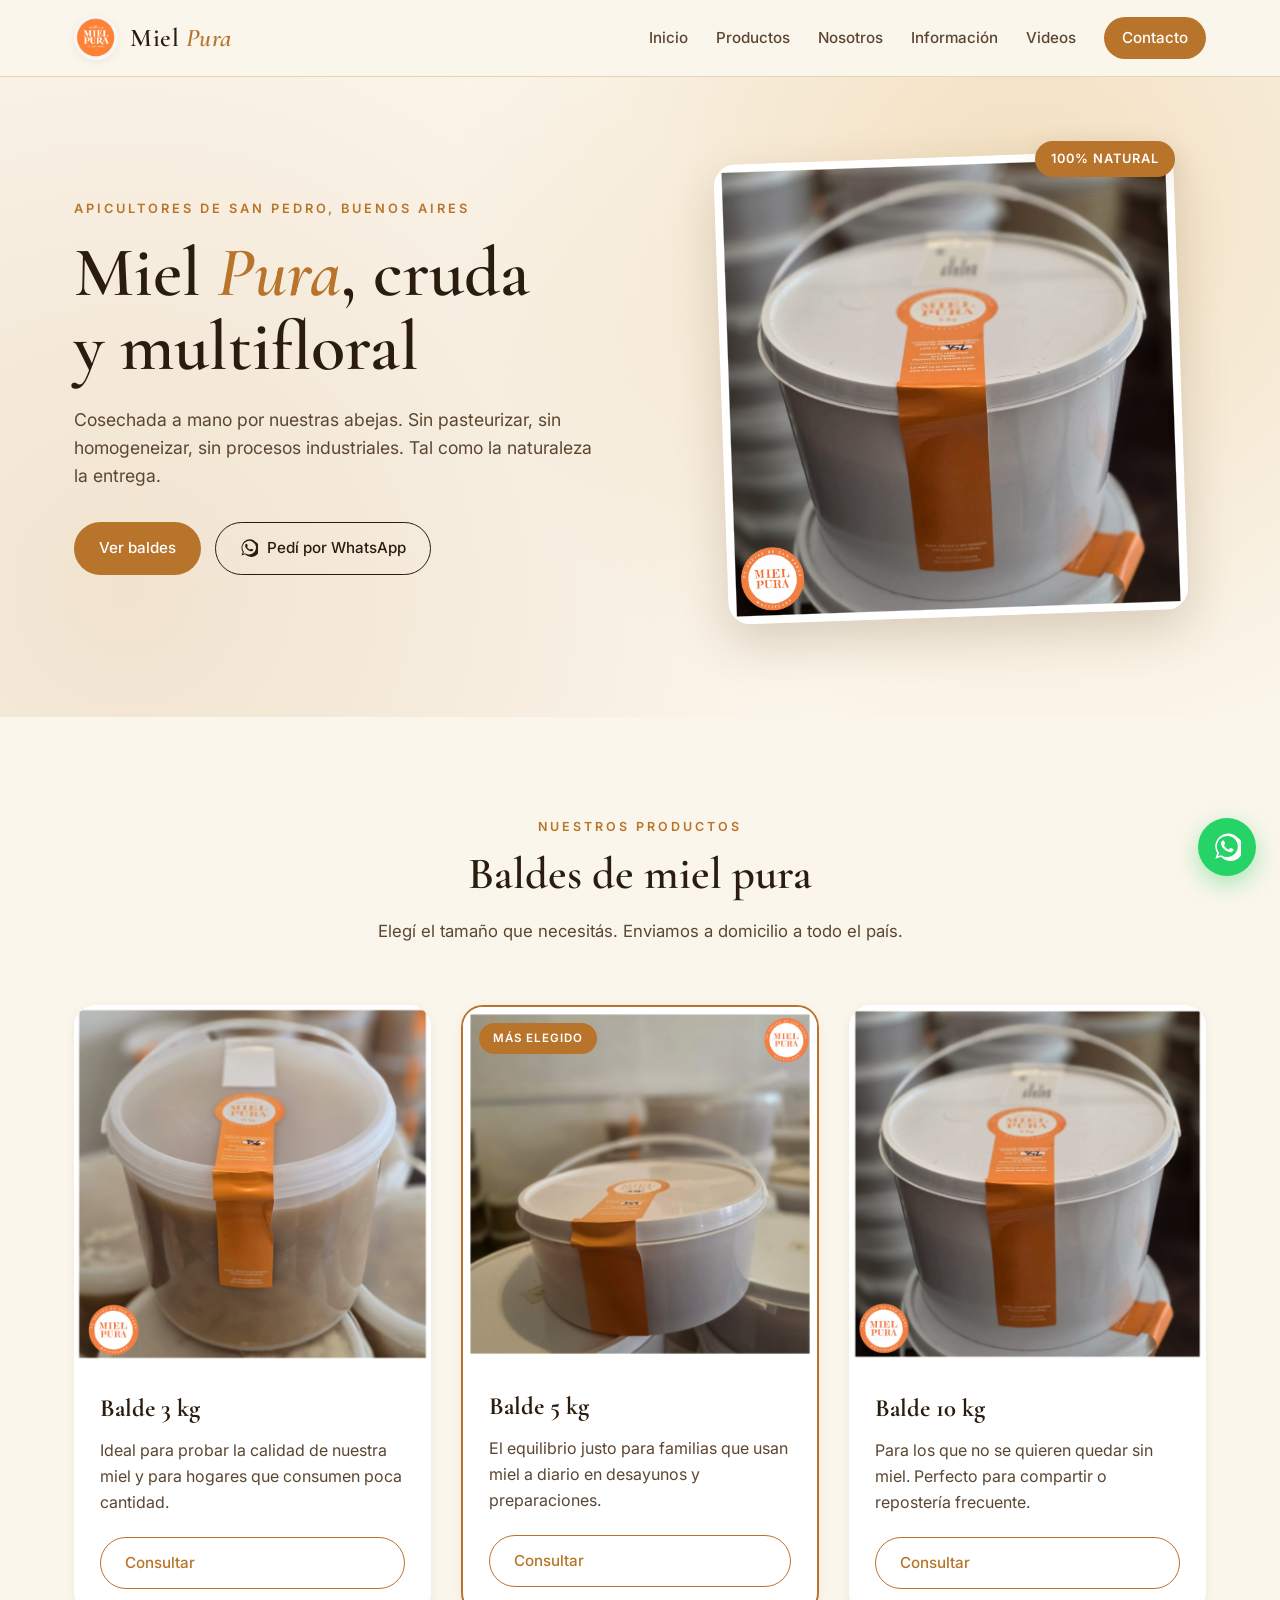
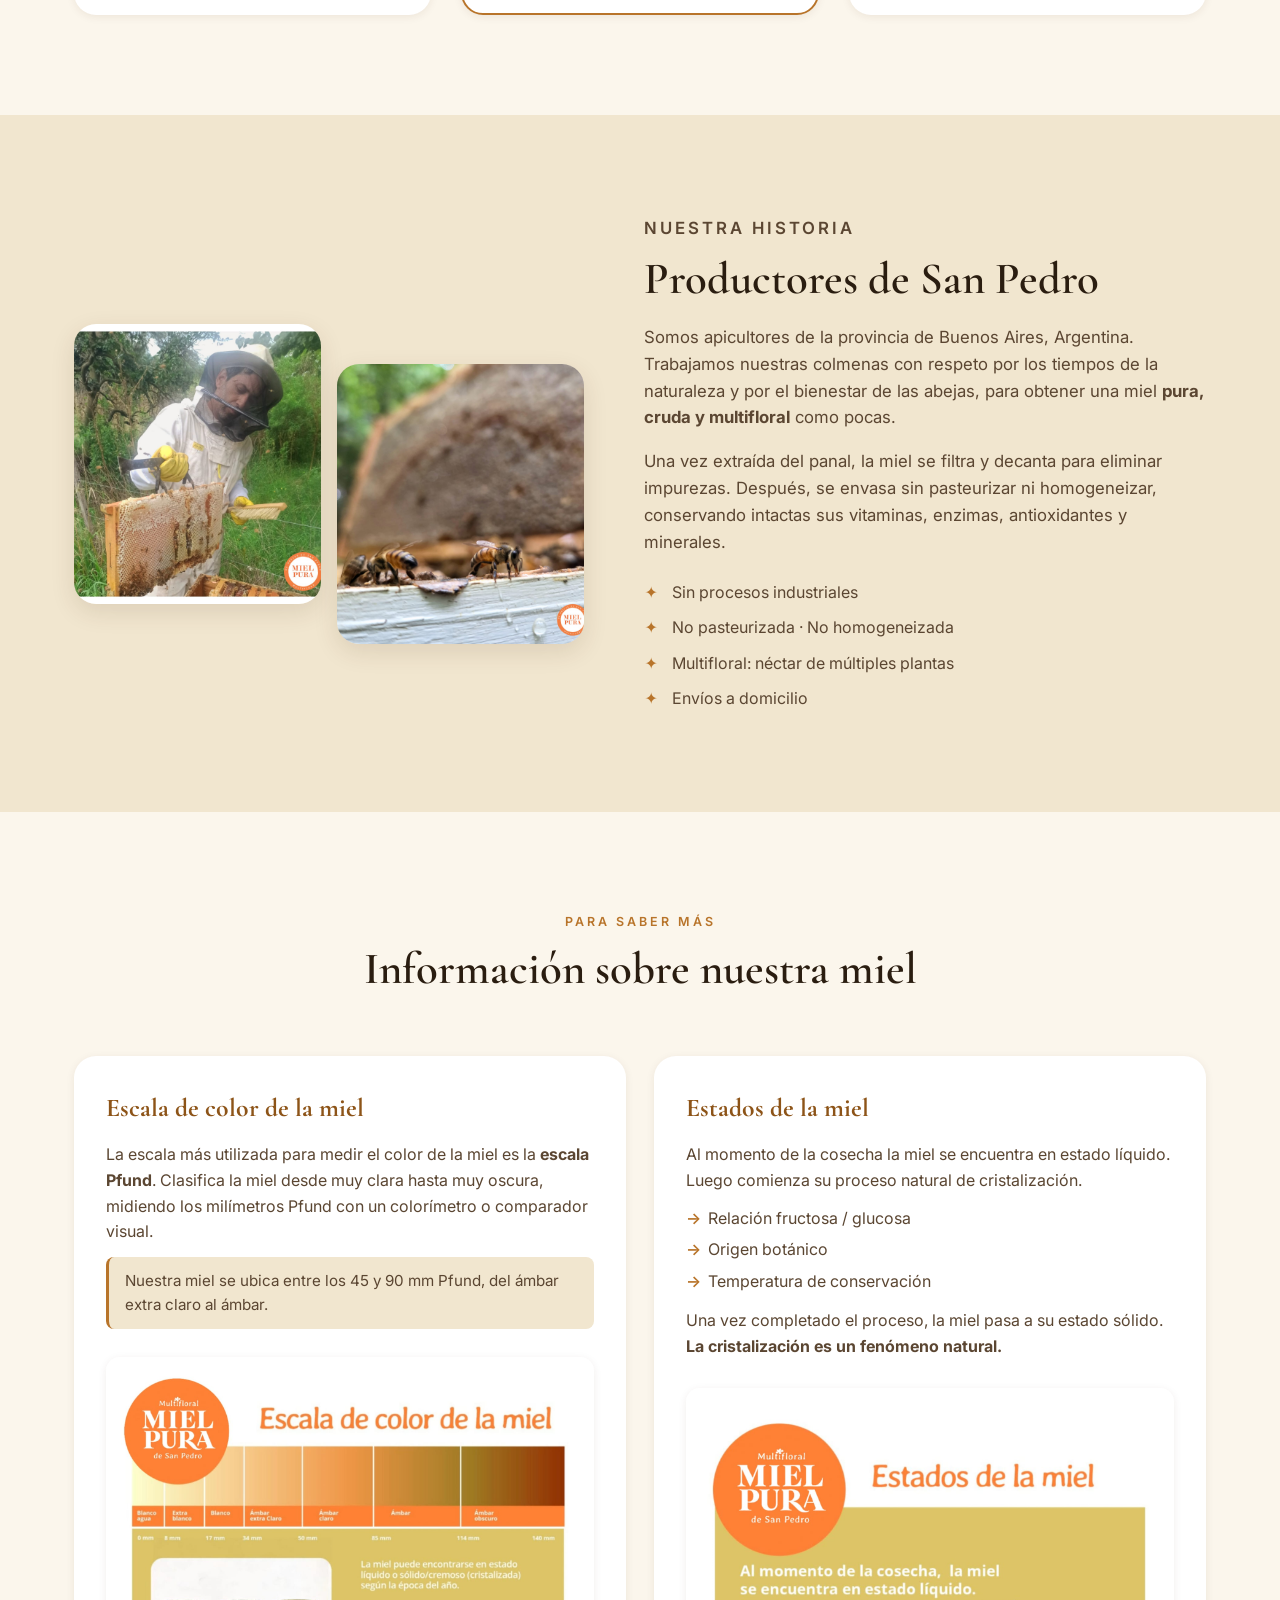
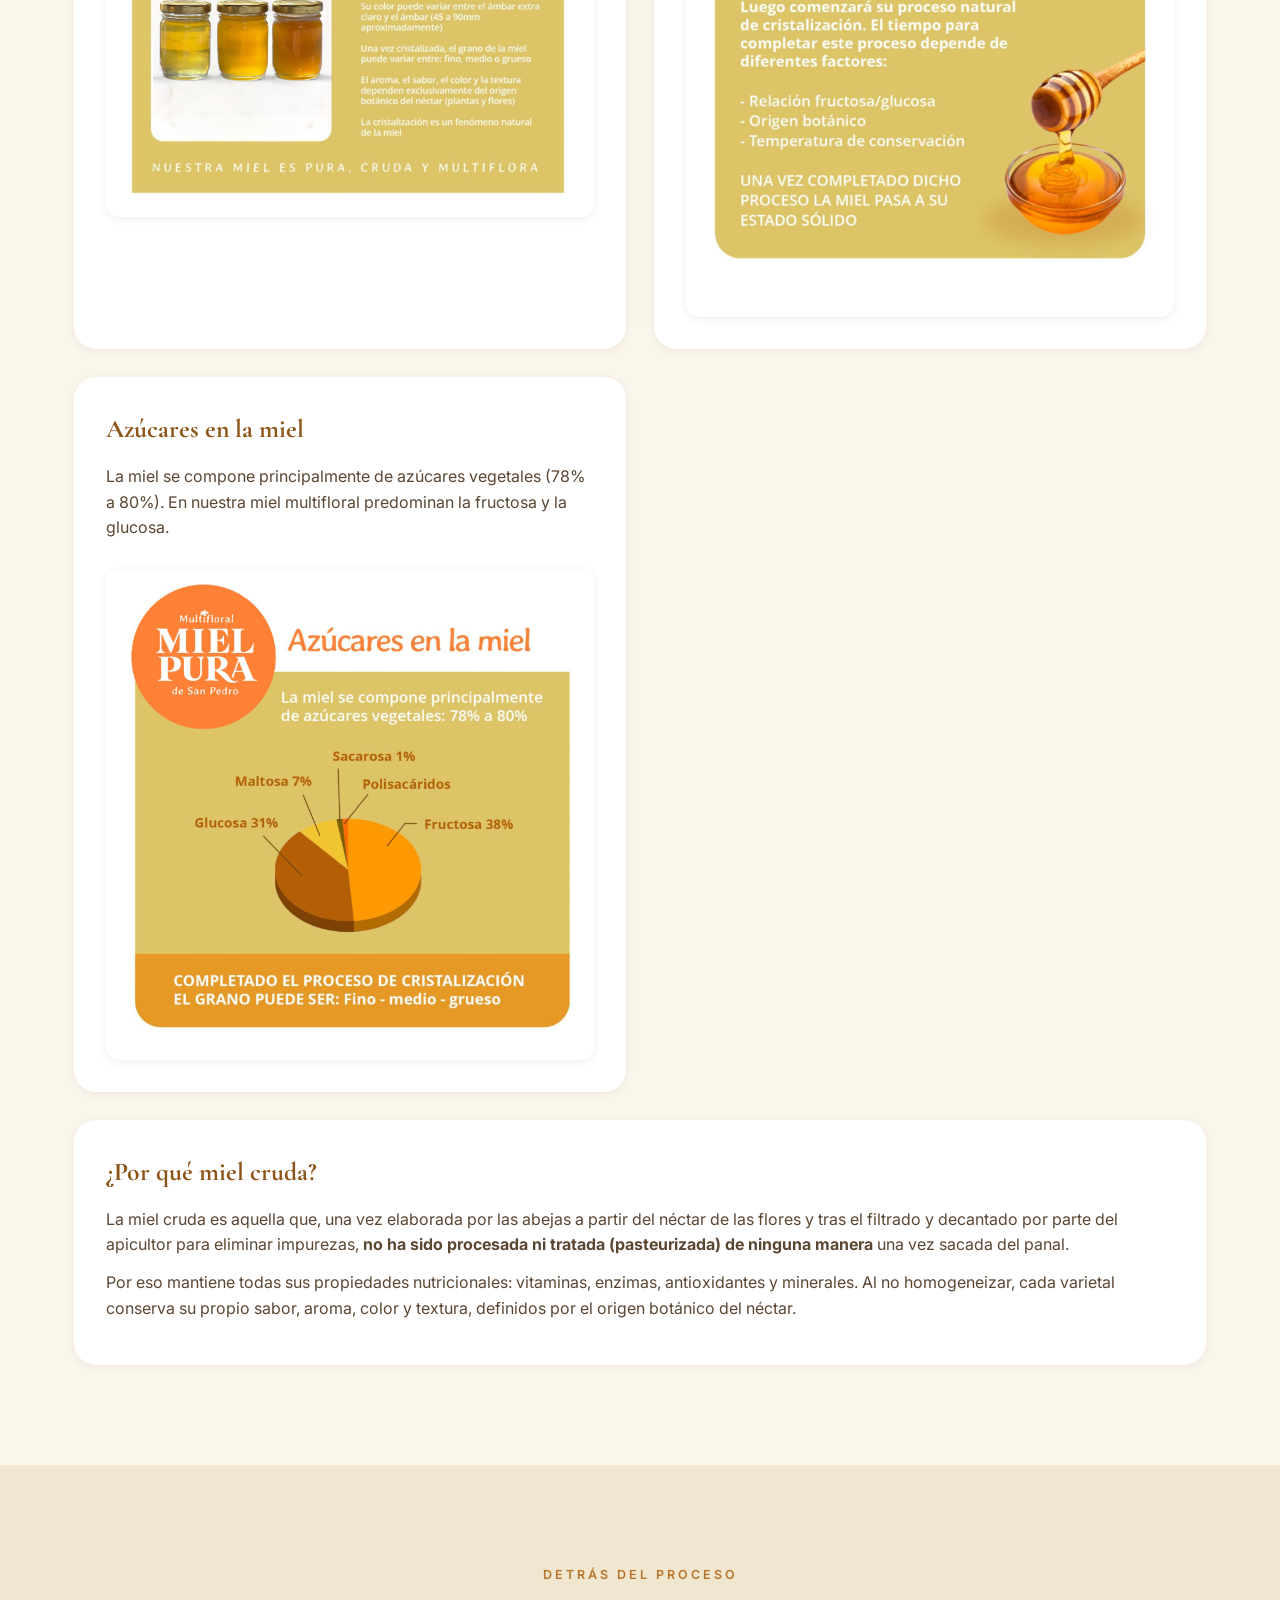
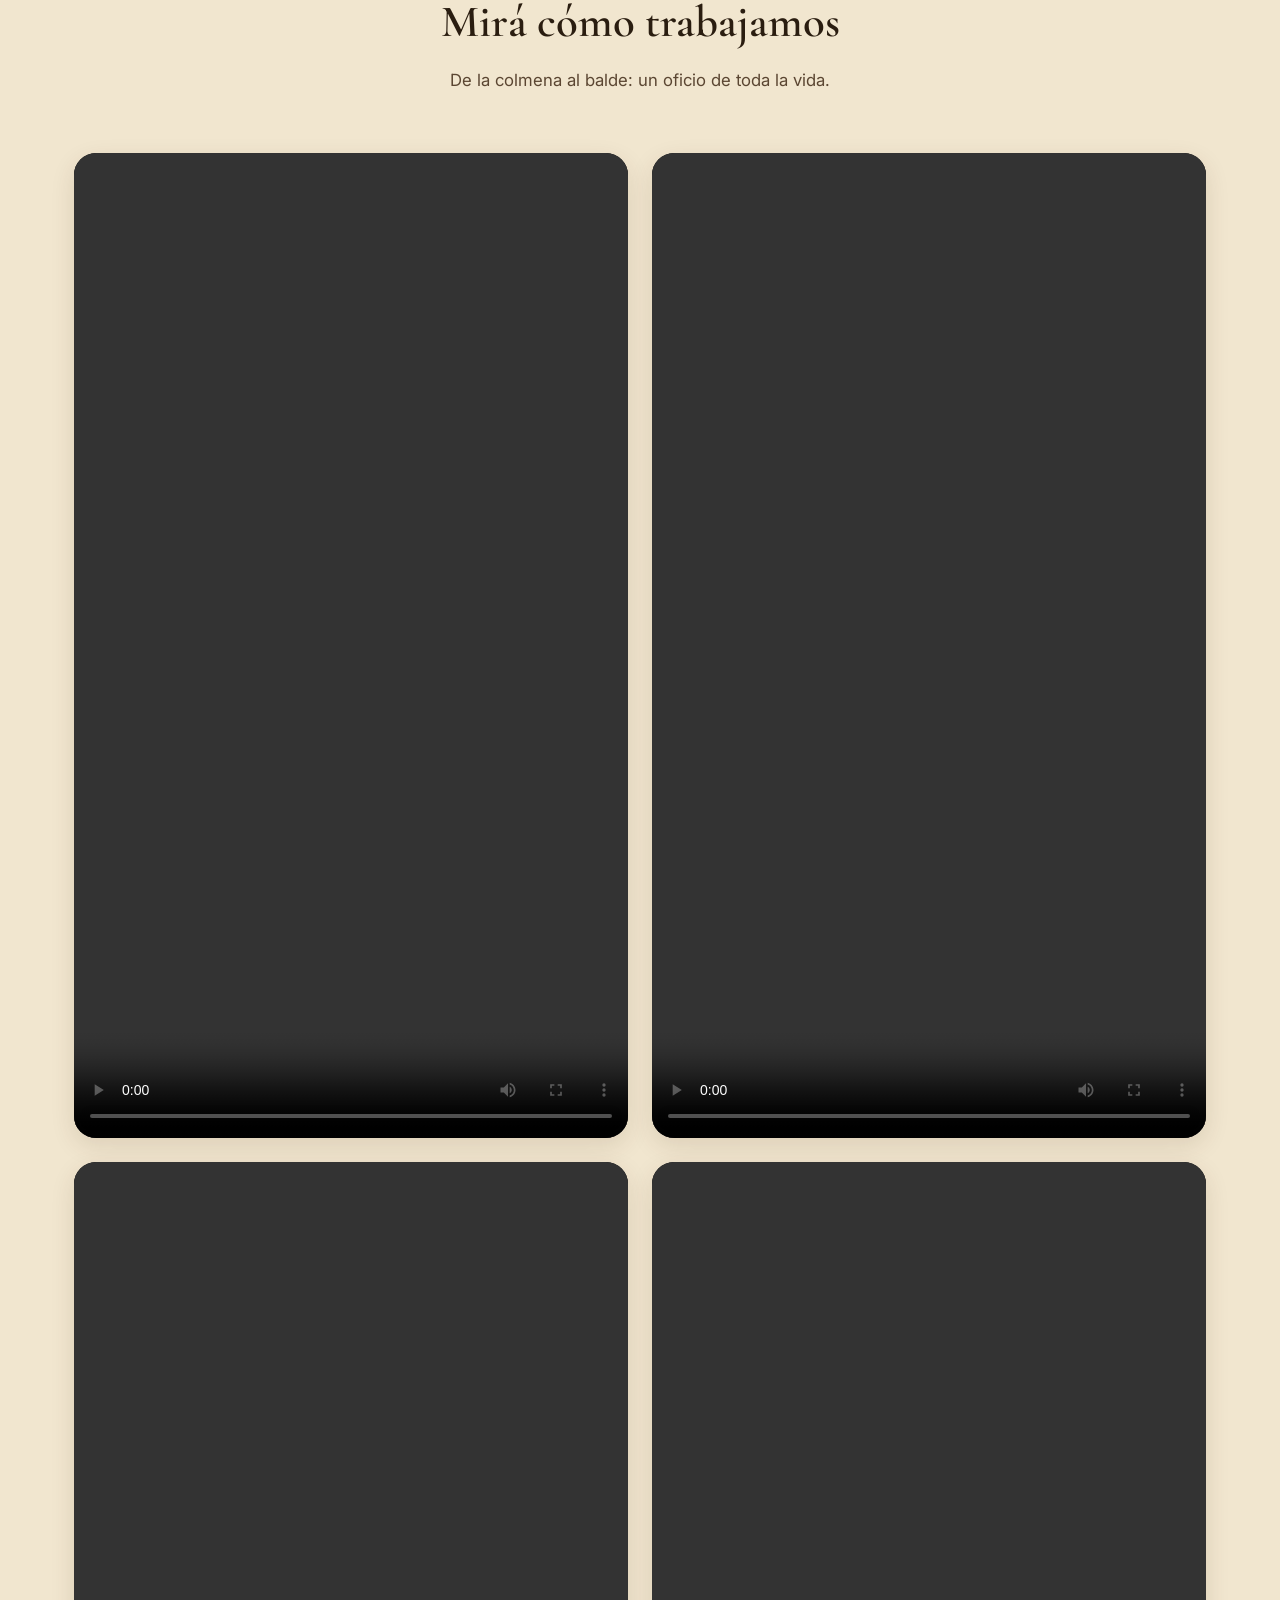
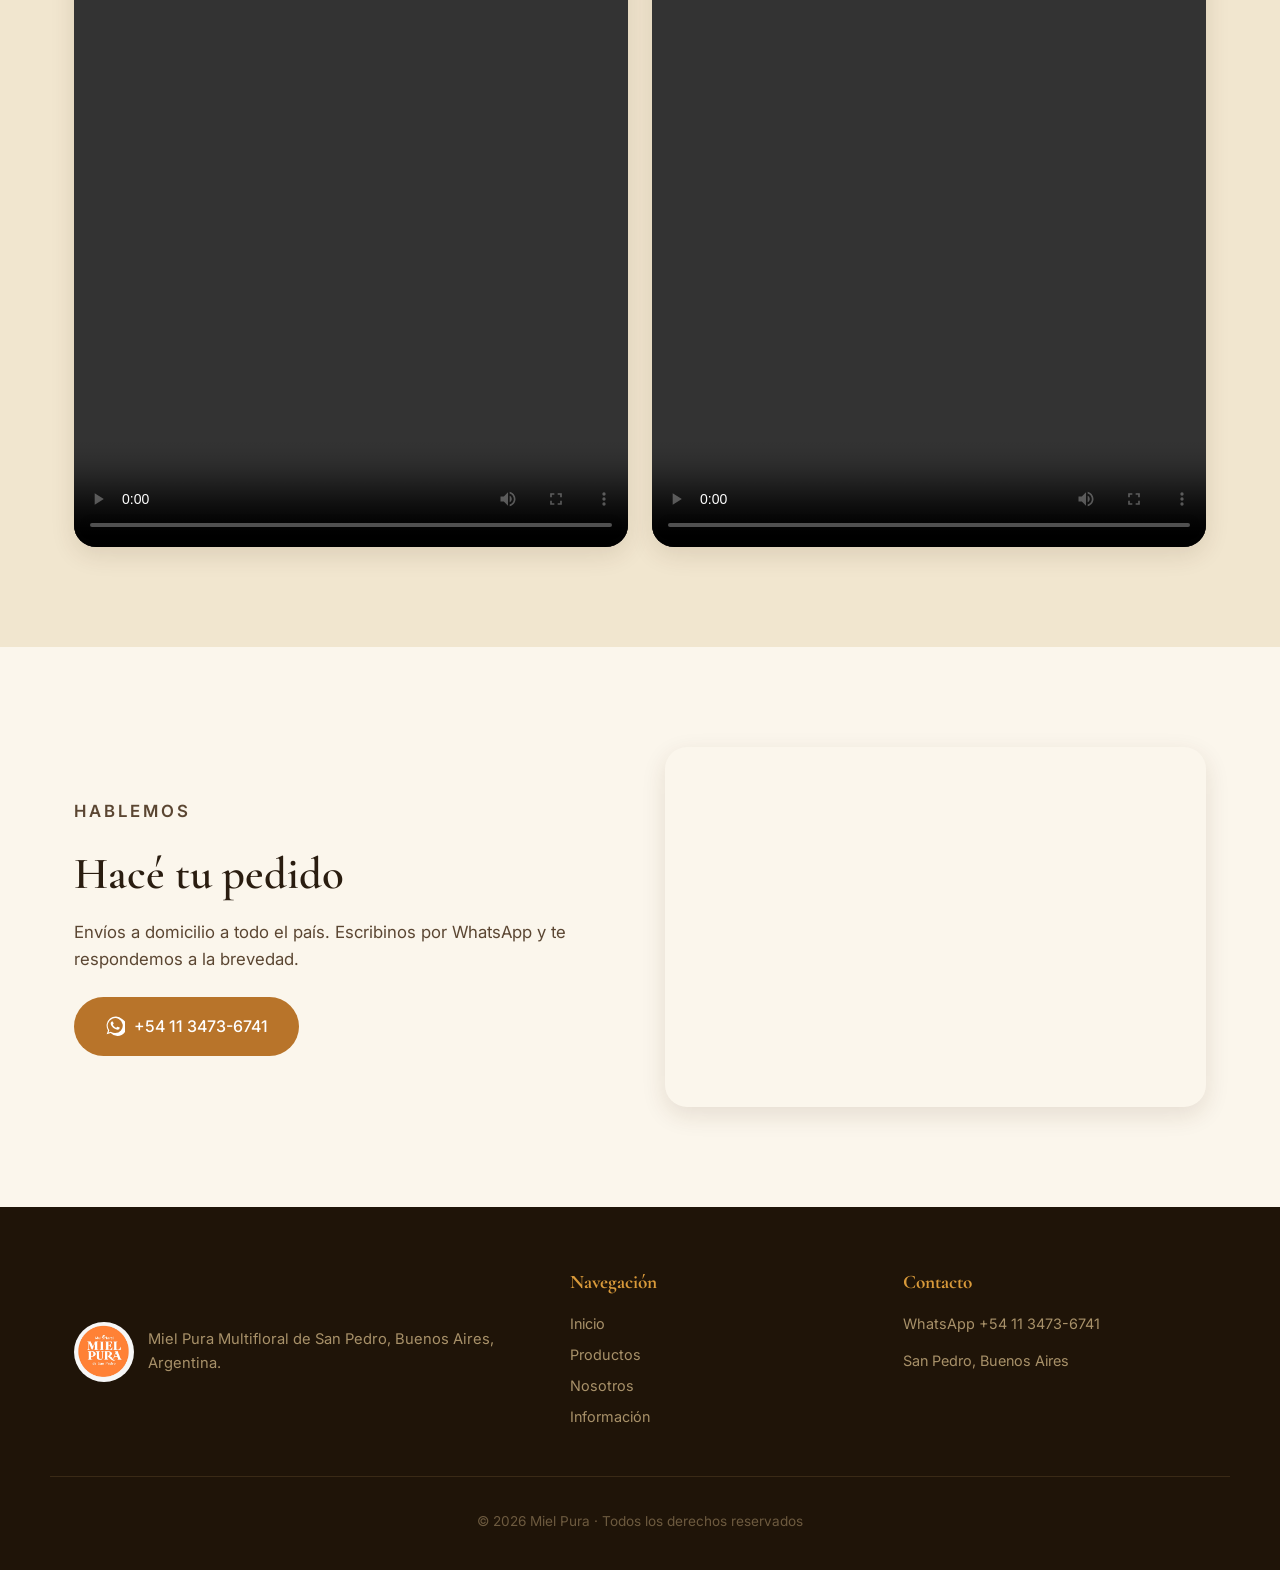
<file: index.html>
<!DOCTYPE html>
<html lang="es">
<head>
  <meta charset="UTF-8" />
  <meta name="viewport" content="width=device-width, initial-scale=1.0" />
  <meta name="description" content="Miel Pura Multifloral de San Pedro, Buenos Aires. Miel cruda, sin pasteurizar ni homogeneizar. Envíos a domicilio." />
  <meta name="theme-color" content="#b8742a" />
  <title>Miel Pura · Multifloral de San Pedro</title>
  <link rel="preconnect" href="https://fonts.googleapis.com" />
  <link rel="preconnect" href="https://fonts.gstatic.com" crossorigin />
  <link href="https://fonts.googleapis.com/css2?family=Cormorant+Garamond:wght@500;600;700&family=Inter:wght@300;400;500;600&display=swap" rel="stylesheet" />
  <link rel="stylesheet" href="styles.css" />
  <link rel="icon" type="image/jpeg" href="assets/img/logo-circular.jpeg" />
</head>
<body>

  <!-- HEADER -->
  <header class="header" id="header">
    <div class="container header__inner">
      <a href="#inicio" class="header__brand">
        <img src="assets/img/logo-circular.jpeg" alt="Miel Pura de San Pedro" class="header__logo" />
        <span class="header__name">Miel <em>Pura</em></span>
      </a>

      <button class="nav-toggle" id="navToggle" aria-label="Abrir menú" aria-expanded="false">
        <span></span><span></span><span></span>
      </button>

      <nav class="nav" id="nav">
        <a href="#inicio">Inicio</a>
        <a href="#productos">Productos</a>
        <a href="#nosotros">Nosotros</a>
        <a href="#info">Información</a>
        <a href="#videos">Videos</a>
        <a href="#contacto" class="nav__cta">Contacto</a>
      </nav>
    </div>
  </header>

  <!-- HERO -->
  <section class="hero" id="inicio">
    <div class="hero__bg"></div>
    <div class="container hero__inner">
      <div class="hero__content">
        <p class="hero__eyebrow">Apicultores de San Pedro, Buenos Aires</p>
        <h1 class="hero__title">Miel <em>Pura</em>, cruda<br />y multifloral</h1>
        <p class="hero__lead">
          Cosechada a mano por nuestras abejas. Sin pasteurizar, sin homogeneizar, sin procesos industriales. Tal como la naturaleza la entrega.
        </p>
        <div class="hero__actions">
          <a href="#productos" class="btn btn--primary">Ver baldes</a>
          <a href="https://wa.me/541134736741" target="_blank" rel="noopener" class="btn btn--ghost">
            <svg viewBox="0 0 24 24" width="18" height="18" fill="currentColor" aria-hidden="true"><path d="M20.5 3.5A11 11 0 0 0 3.6 17.3L2 22l4.8-1.6A11 11 0 1 0 20.5 3.5Zm-8.5 17a8.9 8.9 0 0 1-4.6-1.3l-.3-.2-2.8.9.9-2.8-.2-.3a9 9 0 1 1 7 3.7Zm5-6.7c-.3-.1-1.6-.8-1.9-.9-.3-.1-.4-.1-.6.1-.2.3-.7.9-.8 1-.2.2-.3.2-.5.1a7.4 7.4 0 0 1-2.2-1.4 8.2 8.2 0 0 1-1.5-1.9c-.2-.3 0-.4.1-.6l.4-.5.3-.4c.1-.2 0-.3 0-.5l-.8-1.9c-.2-.5-.4-.4-.6-.4h-.5a1 1 0 0 0-.7.3 3 3 0 0 0-.9 2.2c0 1.3.9 2.5 1 2.7.2.2 1.9 2.9 4.6 4a15 15 0 0 0 1.5.6c.7.2 1.3.2 1.7.1.6-.1 1.6-.6 1.8-1.3.2-.6.2-1.2.2-1.3-.1-.1-.3-.2-.6-.3Z"/></svg>
            Pedí por WhatsApp
          </a>
        </div>
      </div>
      <div class="hero__art">
        <img src="assets/img/balde-10kg.jpeg" alt="Balde de Miel Pura 10 kg" class="hero__img" />
        <span class="hero__badge">100% natural</span>
      </div>
    </div>
  </section>

  <!-- PRODUCTOS -->
  <section class="section" id="productos">
    <div class="container">
      <header class="section__head">
        <p class="section__eyebrow">Nuestros productos</p>
        <h2 class="section__title">Baldes de miel pura</h2>
        <p class="section__sub">Elegí el tamaño que necesitás. Enviamos a domicilio a todo el país.</p>
      </header>

      <div class="cards">
        <article class="card">
          <div class="card__media">
            <img src="assets/img/balde-3kg.jpeg" alt="Balde de miel pura 3 kg" loading="lazy" />
          </div>
          <div class="card__body">
            <h3>Balde 3 kg</h3>
            <p>Ideal para probar la calidad de nuestra miel y para hogares que consumen poca cantidad.</p>
            <a href="https://wa.me/541134736741?text=Hola%2C%20quiero%20comprar%20un%20balde%20de%203%20kg" target="_blank" rel="noopener" class="btn btn--outline">Consultar</a>
          </div>
        </article>

        <article class="card card--featured">
          <span class="card__tag">Más elegido</span>
          <div class="card__media">
            <img src="assets/img/balde-5kg.jpeg" alt="Balde de miel pura 5 kg" loading="lazy" />
          </div>
          <div class="card__body">
            <h3>Balde 5 kg</h3>
            <p>El equilibrio justo para familias que usan miel a diario en desayunos y preparaciones.</p>
            <a href="https://wa.me/541134736741?text=Hola%2C%20quiero%20comprar%20un%20balde%20de%205%20kg" target="_blank" rel="noopener" class="btn btn--outline">Consultar</a>
          </div>
        </article>

        <article class="card">
          <div class="card__media">
            <img src="assets/img/balde-10kg.jpeg" alt="Balde de miel pura 10 kg" loading="lazy" />
          </div>
          <div class="card__body">
            <h3>Balde 10 kg</h3>
            <p>Para los que no se quieren quedar sin miel. Perfecto para compartir o repostería frecuente.</p>
            <a href="https://wa.me/541134736741?text=Hola%2C%20quiero%20comprar%20un%20balde%20de%2010%20kg" target="_blank" rel="noopener" class="btn btn--outline">Consultar</a>
          </div>
        </article>
      </div>
    </div>
  </section>

  <!-- NOSOTROS -->
  <section class="section section--alt" id="nosotros">
    <div class="container nosotros">
      <div class="nosotros__media">
        <img src="assets/img/apicultor-1.jpeg" alt="Apicultor cosechando miel" class="nosotros__img" loading="lazy" />
        <img src="assets/img/abejas.jpeg" alt="Abejas en la colmena" class="nosotros__img nosotros__img--small" loading="lazy" />
      </div>
      <div class="nosotros__text">
        <p class="section__eyebrow">Nuestra historia</p>
        <h2 class="section__title">Productores de San Pedro</h2>
        <p>
          Somos apicultores de la provincia de Buenos Aires, Argentina. Trabajamos nuestras colmenas con respeto por los tiempos de la naturaleza y por el bienestar de las abejas, para obtener una miel <strong>pura, cruda y multifloral</strong> como pocas.
        </p>
        <p>
          Una vez extraída del panal, la miel se filtra y decanta para eliminar impurezas. Después, se envasa sin pasteurizar ni homogeneizar, conservando intactas sus vitaminas, enzimas, antioxidantes y minerales.
        </p>
        <ul class="bullets">
          <li>Sin procesos industriales</li>
          <li>No pasteurizada · No homogeneizada</li>
          <li>Multifloral: néctar de múltiples plantas</li>
          <li>Envíos a domicilio</li>
        </ul>
      </div>
    </div>
  </section>

  <!-- INFO / EDUCACIÓN -->
  <section class="section" id="info">
    <div class="container">
      <header class="section__head">
        <p class="section__eyebrow">Para saber más</p>
        <h2 class="section__title">Información sobre nuestra miel</h2>
      </header>

      <div class="info-grid">

        <article class="info-card">
          <h3>Escala de color de la miel</h3>
          <p>
            La escala más utilizada para medir el color de la miel es la <strong>escala Pfund</strong>. Clasifica la miel desde muy clara hasta muy oscura, midiendo los milímetros Pfund con un colorímetro o comparador visual.
          </p>
          <p class="info-card__note">Nuestra miel se ubica entre los 45 y 90 mm Pfund, del ámbar extra claro al ámbar.</p>
          <img src="assets/img/escala-pfund.jpeg" alt="Escala Pfund de color de la miel" loading="lazy" />
        </article>

        <article class="info-card">
          <h3>Estados de la miel</h3>
          <p>Al momento de la cosecha la miel se encuentra en estado líquido. Luego comienza su proceso natural de cristalización.</p>
          <ul class="info-list">
            <li>Relación fructosa / glucosa</li>
            <li>Origen botánico</li>
            <li>Temperatura de conservación</li>
          </ul>
          <p>Una vez completado el proceso, la miel pasa a su estado sólido. <strong>La cristalización es un fenómeno natural.</strong></p>
          <img src="assets/img/estados-miel.jpeg" alt="Estados de la miel: líquida y cristalizada" loading="lazy" />
        </article>

        <article class="info-card">
          <h3>Azúcares en la miel</h3>
          <p>La miel se compone principalmente de azúcares vegetales (78% a 80%). En nuestra miel multifloral predominan la fructosa y la glucosa.</p>
          <img src="assets/img/azucares.jpeg" alt="Composición de azúcares de la miel" loading="lazy" />
        </article>

        <article class="info-card info-card--wide">
          <h3>¿Por qué miel cruda?</h3>
          <p>
            La miel cruda es aquella que, una vez elaborada por las abejas a partir del néctar de las flores y tras el filtrado y decantado por parte del apicultor para eliminar impurezas, <strong>no ha sido procesada ni tratada (pasteurizada) de ninguna manera</strong> una vez sacada del panal.
          </p>
          <p>
            Por eso mantiene todas sus propiedades nutricionales: vitaminas, enzimas, antioxidantes y minerales. Al no homogeneizar, cada varietal conserva su propio sabor, aroma, color y textura, definidos por el origen botánico del néctar.
          </p>
        </article>

      </div>
    </div>
  </section>

  <!-- VIDEOS -->
  <section class="section section--alt" id="videos">
    <div class="container">
      <header class="section__head">
        <p class="section__eyebrow">Detrás del proceso</p>
        <h2 class="section__title">Mirá cómo trabajamos</h2>
        <p class="section__sub">De la colmena al balde: un oficio de toda la vida.</p>
      </header>

      <div class="videos-grid">
        <video controls preload="metadata" playsinline>
          <source src="assets/video/video-1.mp4" type="video/mp4" />
        </video>
        <video controls preload="metadata" playsinline>
          <source src="assets/video/video-2.mp4" type="video/mp4" />
        </video>
        <video controls preload="metadata" playsinline>
          <source src="assets/video/video-3.mp4" type="video/mp4" />
        </video>
        <video controls preload="metadata" playsinline>
          <source src="assets/video/video-4.mp4" type="video/mp4" />
        </video>
      </div>
    </div>
  </section>

  <!-- CONTACTO -->
  <section class="section contacto" id="contacto">
    <div class="container contacto__inner">
      <div class="contacto__text">
        <p class="section__eyebrow">Hablemos</p>
        <h2 class="section__title">Hacé tu pedido</h2>
        <p>Envíos a domicilio a todo el país. Escribinos por WhatsApp y te respondemos a la brevedad.</p>
        <a href="https://wa.me/541134736741" target="_blank" rel="noopener" class="btn btn--primary btn--lg">
          <svg viewBox="0 0 24 24" width="20" height="20" fill="currentColor" aria-hidden="true"><path d="M20.5 3.5A11 11 0 0 0 3.6 17.3L2 22l4.8-1.6A11 11 0 1 0 20.5 3.5Zm-8.5 17a8.9 8.9 0 0 1-4.6-1.3l-.3-.2-2.8.9.9-2.8-.2-.3a9 9 0 1 1 7 3.7Zm5-6.7c-.3-.1-1.6-.8-1.9-.9-.3-.1-.4-.1-.6.1-.2.3-.7.9-.8 1-.2.2-.3.2-.5.1a7.4 7.4 0 0 1-2.2-1.4 8.2 8.2 0 0 1-1.5-1.9c-.2-.3 0-.4.1-.6l.4-.5.3-.4c.1-.2 0-.3 0-.5l-.8-1.9c-.2-.5-.4-.4-.6-.4h-.5a1 1 0 0 0-.7.3 3 3 0 0 0-.9 2.2c0 1.3.9 2.5 1 2.7.2.2 1.9 2.9 4.6 4a15 15 0 0 0 1.5.6c.7.2 1.3.2 1.7.1.6-.1 1.6-.6 1.8-1.3.2-.6.2-1.2.2-1.3-.1-.1-.3-.2-.6-.3Z"/></svg>
          +54 11 3473-6741
        </a>
      </div>
      <div class="contacto__map">
        <iframe
          title="Ubicación San Pedro, Buenos Aires"
          src="https://www.google.com/maps?q=San+Pedro,+Buenos+Aires,+Argentina&output=embed"
          loading="lazy"
          referrerpolicy="no-referrer-when-downgrade"></iframe>
      </div>
    </div>
  </section>

  <!-- FOOTER -->
  <footer class="footer">
    <div class="container footer__inner">
      <div class="footer__brand">
        <img src="assets/img/logo-circular.jpeg" alt="Miel Pura" />
        <p>Miel Pura Multifloral de San Pedro, Buenos Aires, Argentina.</p>
      </div>
      <div class="footer__cols">
        <div>
          <h4>Navegación</h4>
          <a href="#inicio">Inicio</a>
          <a href="#productos">Productos</a>
          <a href="#nosotros">Nosotros</a>
          <a href="#info">Información</a>
        </div>
        <div>
          <h4>Contacto</h4>
          <a href="https://wa.me/541134736741" target="_blank" rel="noopener">WhatsApp +54 11 3473-6741</a>
          <p>San Pedro, Buenos Aires</p>
        </div>
      </div>
    </div>
    <div class="footer__bottom">
      <p>© <span id="year"></span> Miel Pura · Todos los derechos reservados</p>
    </div>
  </footer>

  <!-- WhatsApp flotante -->
  <a class="float-wa" href="https://wa.me/541134736741" target="_blank" rel="noopener" aria-label="Escribinos por WhatsApp">
    <svg viewBox="0 0 24 24" width="28" height="28" fill="currentColor" aria-hidden="true"><path d="M20.5 3.5A11 11 0 0 0 3.6 17.3L2 22l4.8-1.6A11 11 0 1 0 20.5 3.5Zm-8.5 17a8.9 8.9 0 0 1-4.6-1.3l-.3-.2-2.8.9.9-2.8-.2-.3a9 9 0 1 1 7 3.7Zm5-6.7c-.3-.1-1.6-.8-1.9-.9-.3-.1-.4-.1-.6.1-.2.3-.7.9-.8 1-.2.2-.3.2-.5.1a7.4 7.4 0 0 1-2.2-1.4 8.2 8.2 0 0 1-1.5-1.9c-.2-.3 0-.4.1-.6l.4-.5.3-.4c.1-.2 0-.3 0-.5l-.8-1.9c-.2-.5-.4-.4-.6-.4h-.5a1 1 0 0 0-.7.3 3 3 0 0 0-.9 2.2c0 1.3.9 2.5 1 2.7.2.2 1.9 2.9 4.6 4a15 15 0 0 0 1.5.6c.7.2 1.3.2 1.7.1.6-.1 1.6-.6 1.8-1.3.2-.6.2-1.2.2-1.3-.1-.1-.3-.2-.6-.3Z"/></svg>
  </a>

  <script src="main.js"></script>
</body>
</html>
</file>
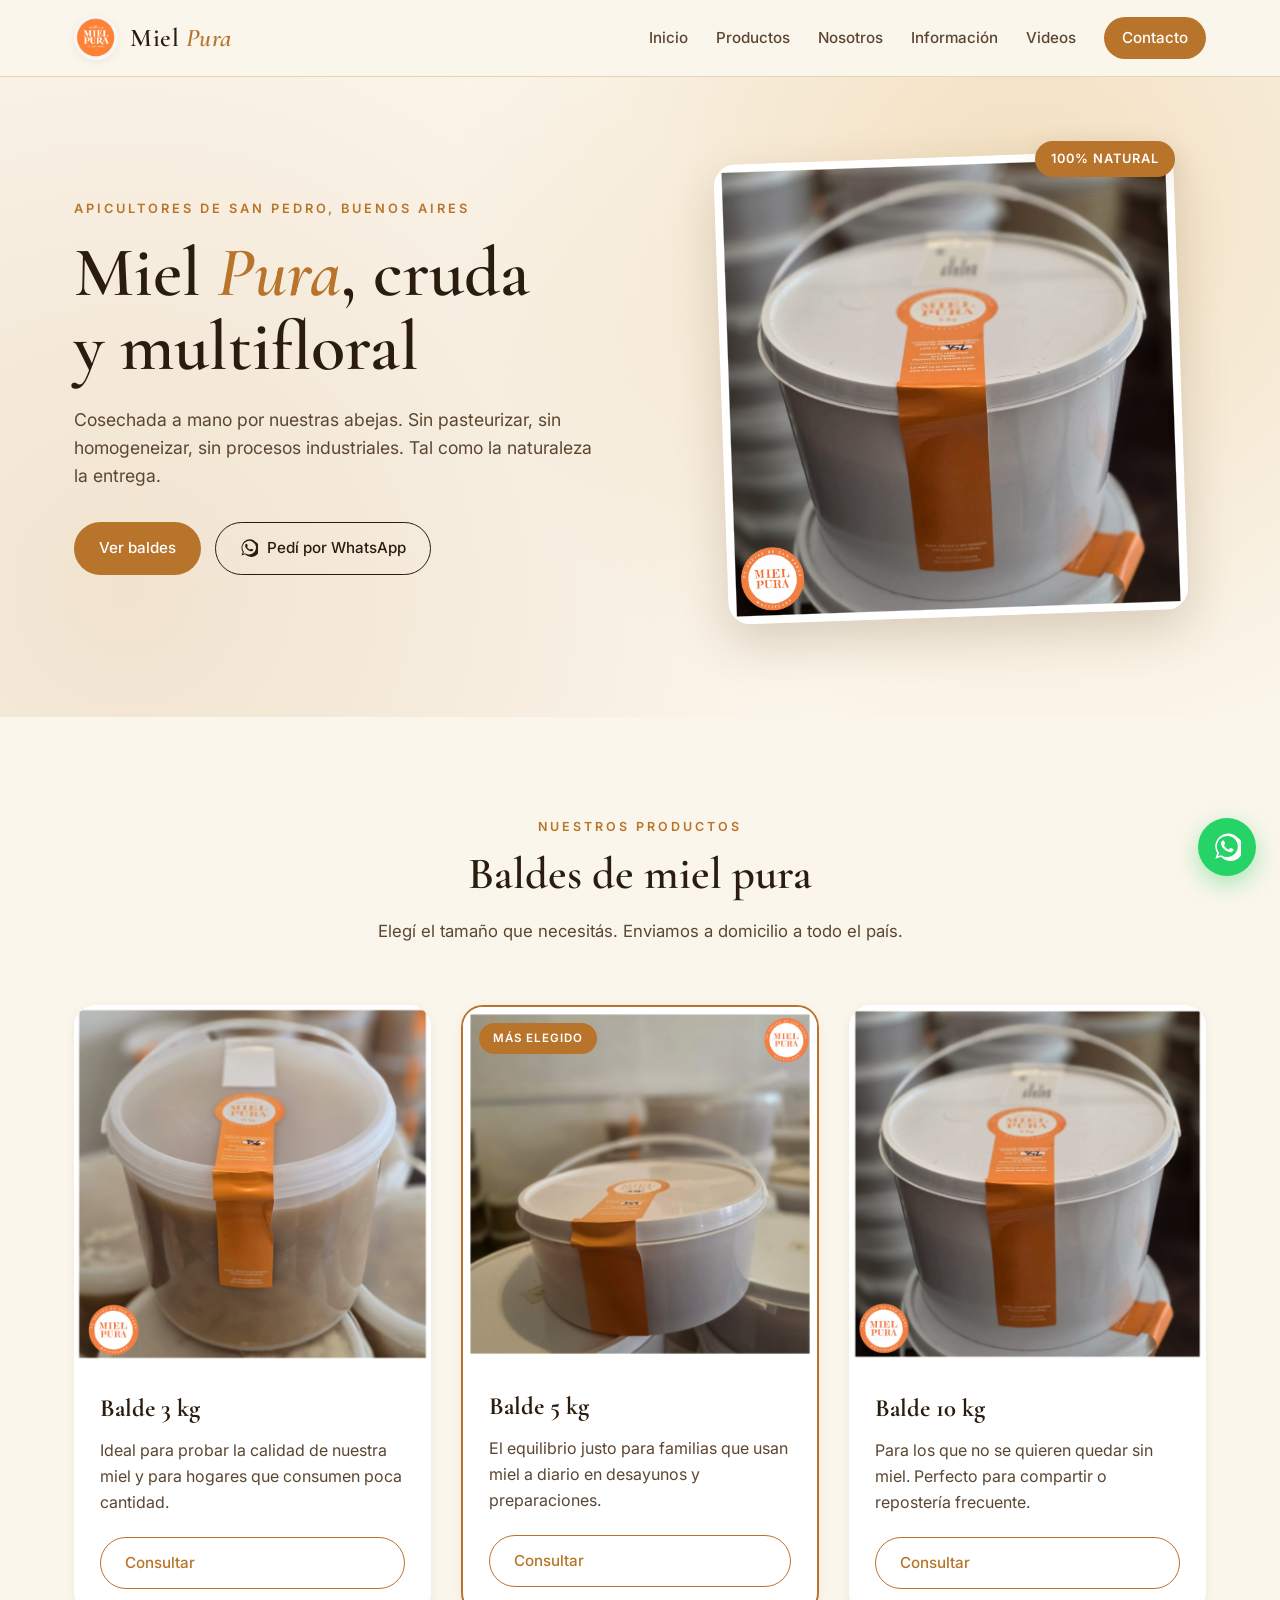
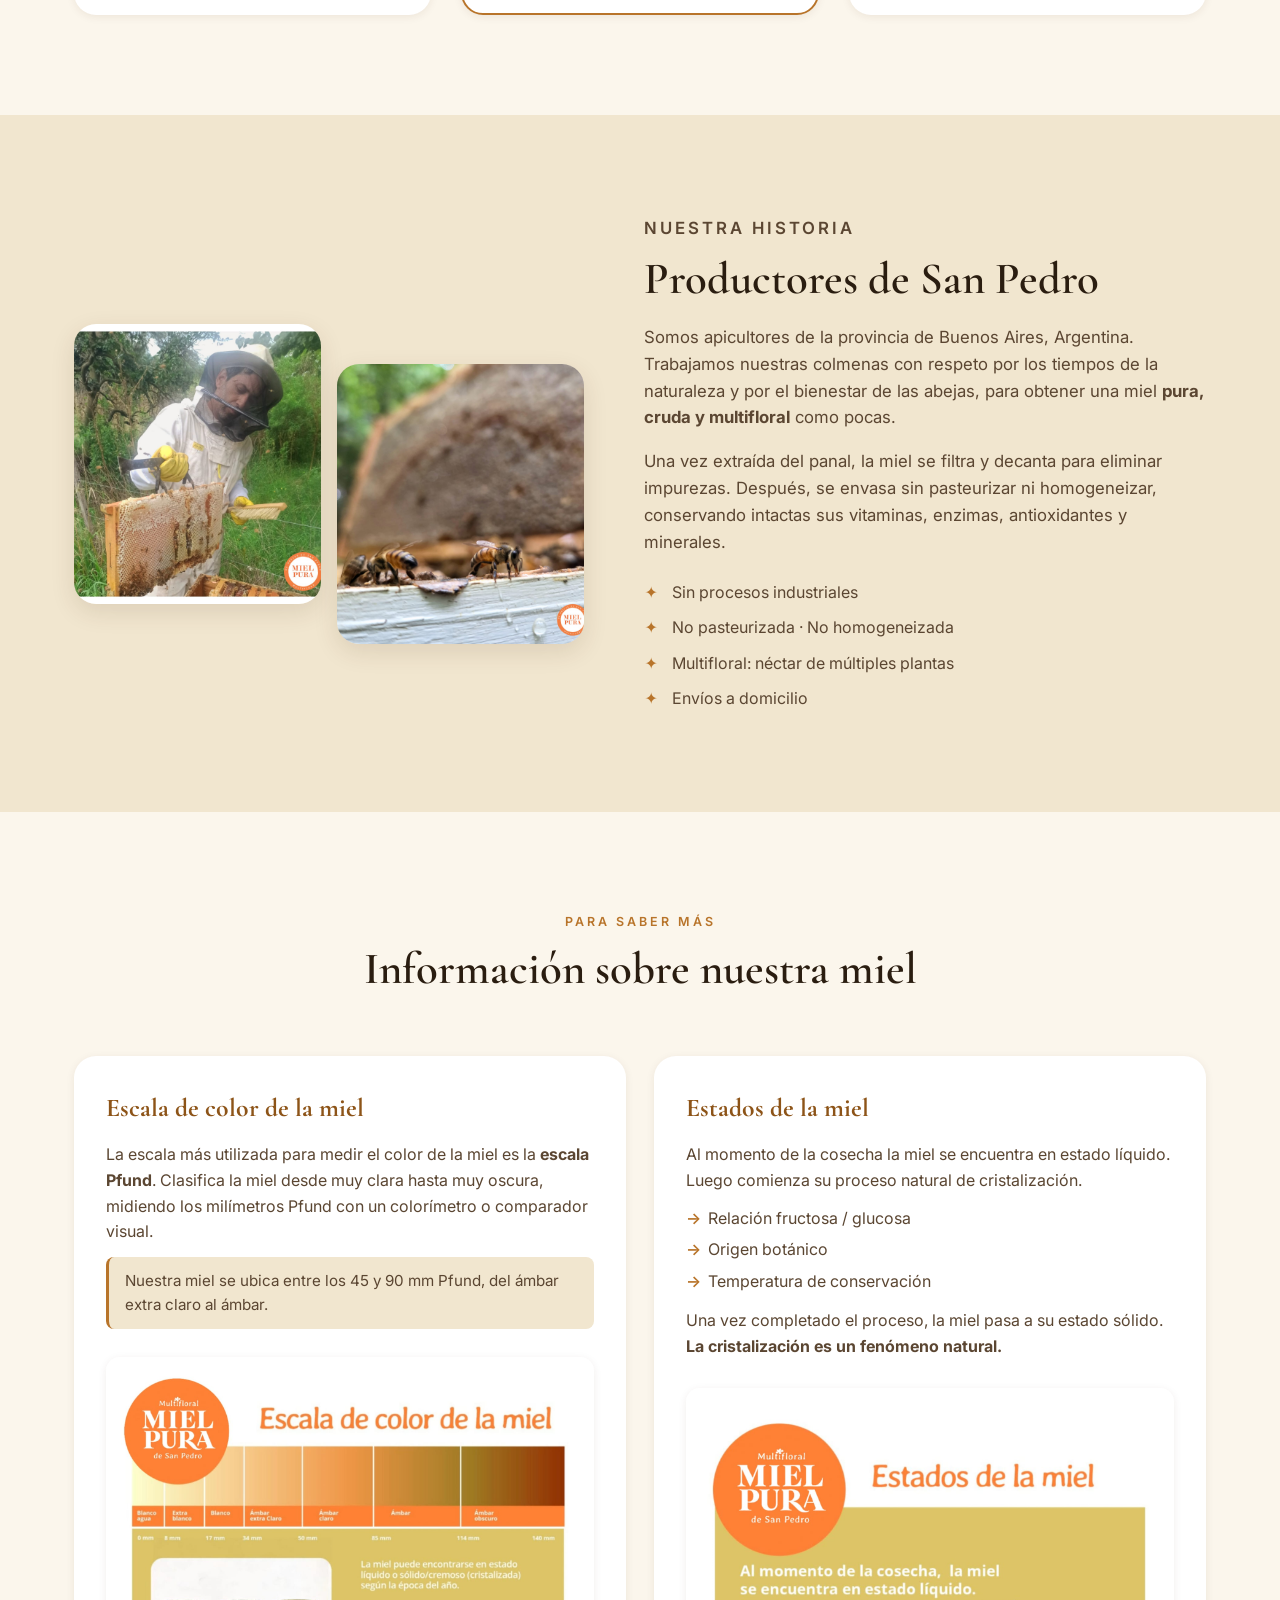
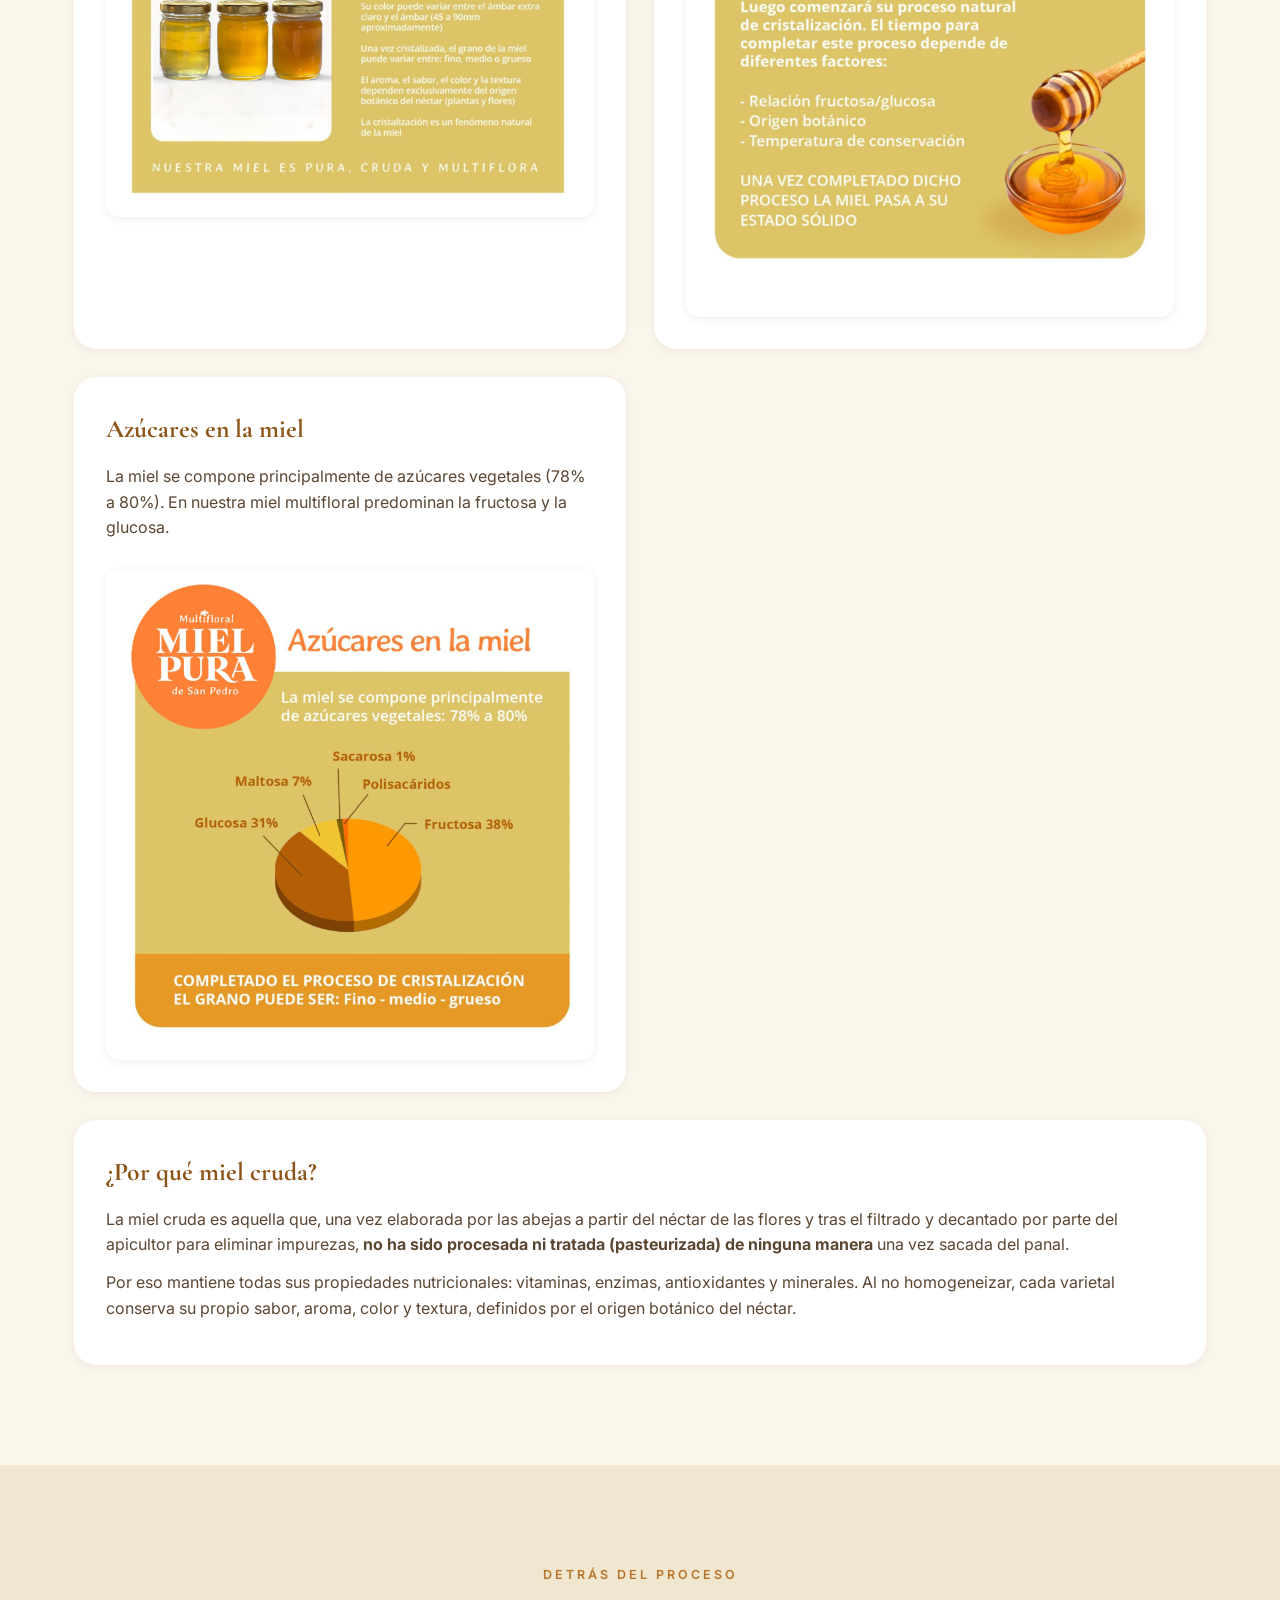
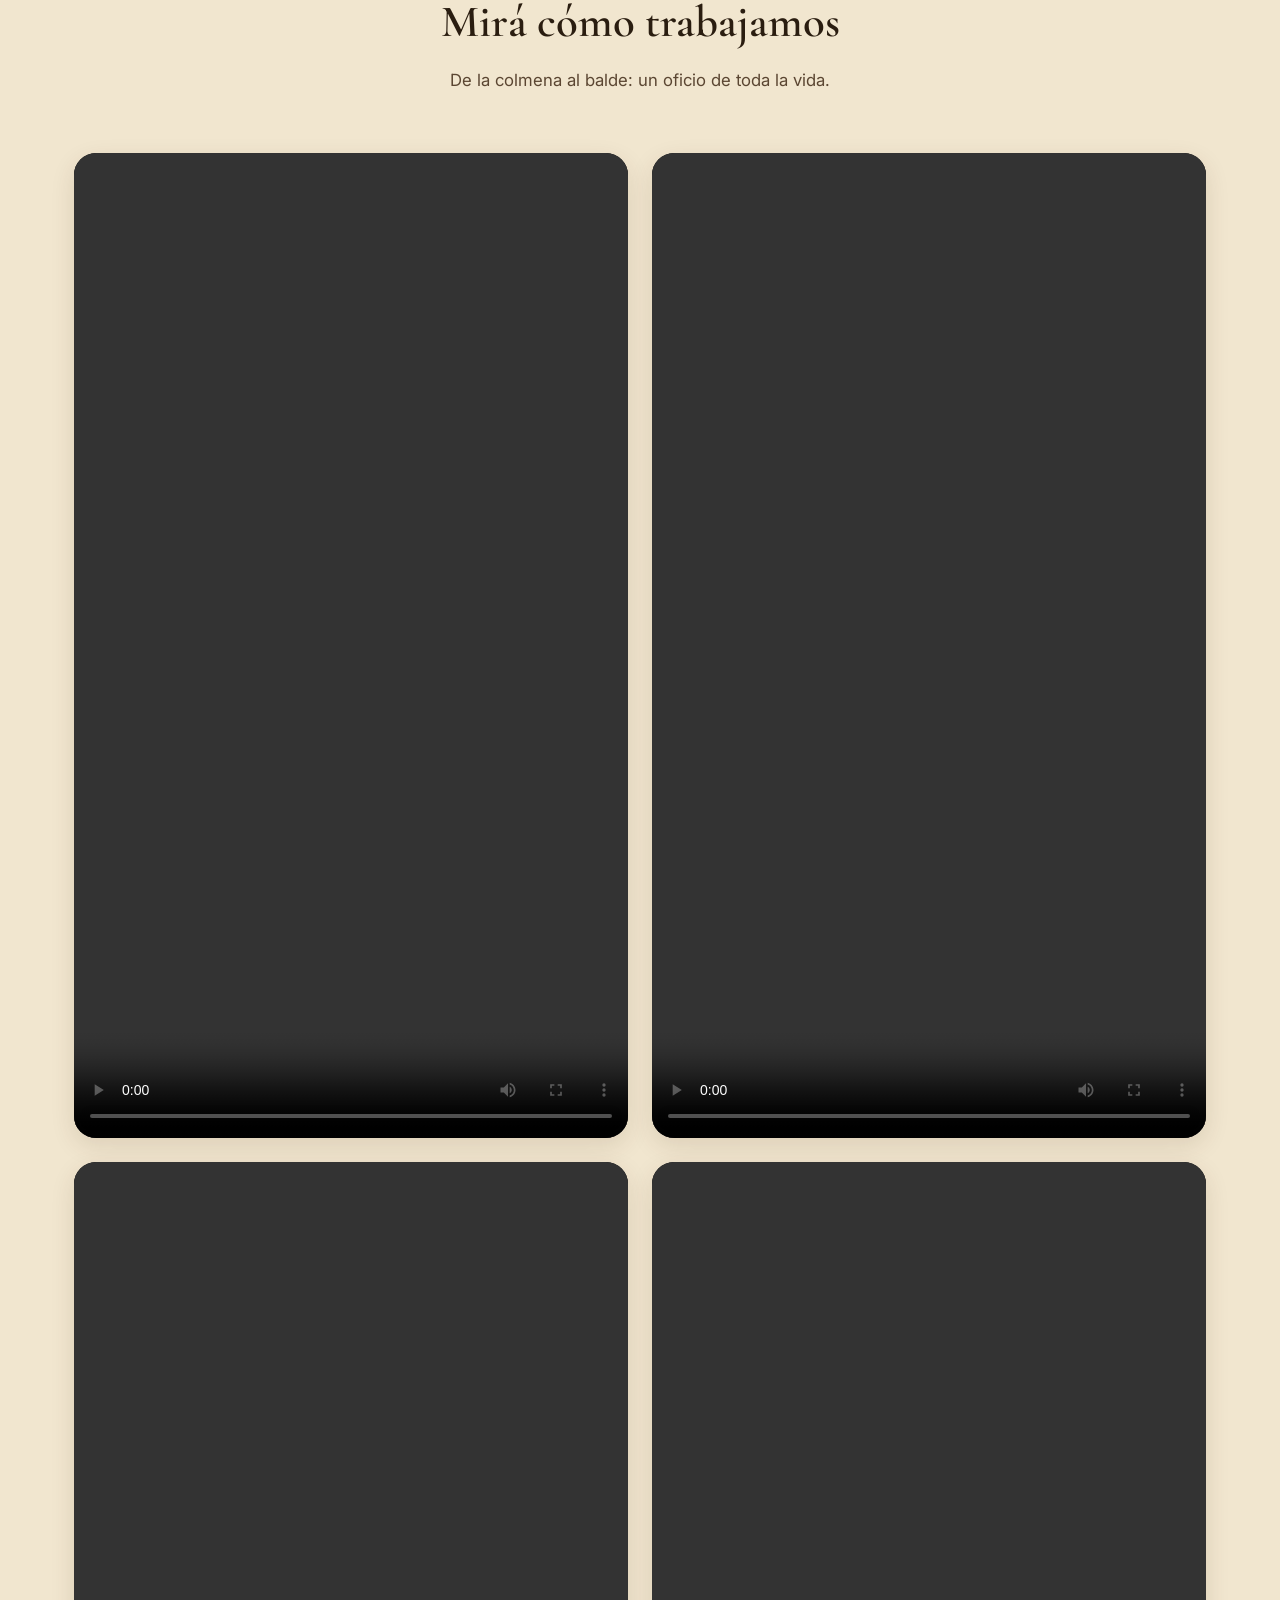
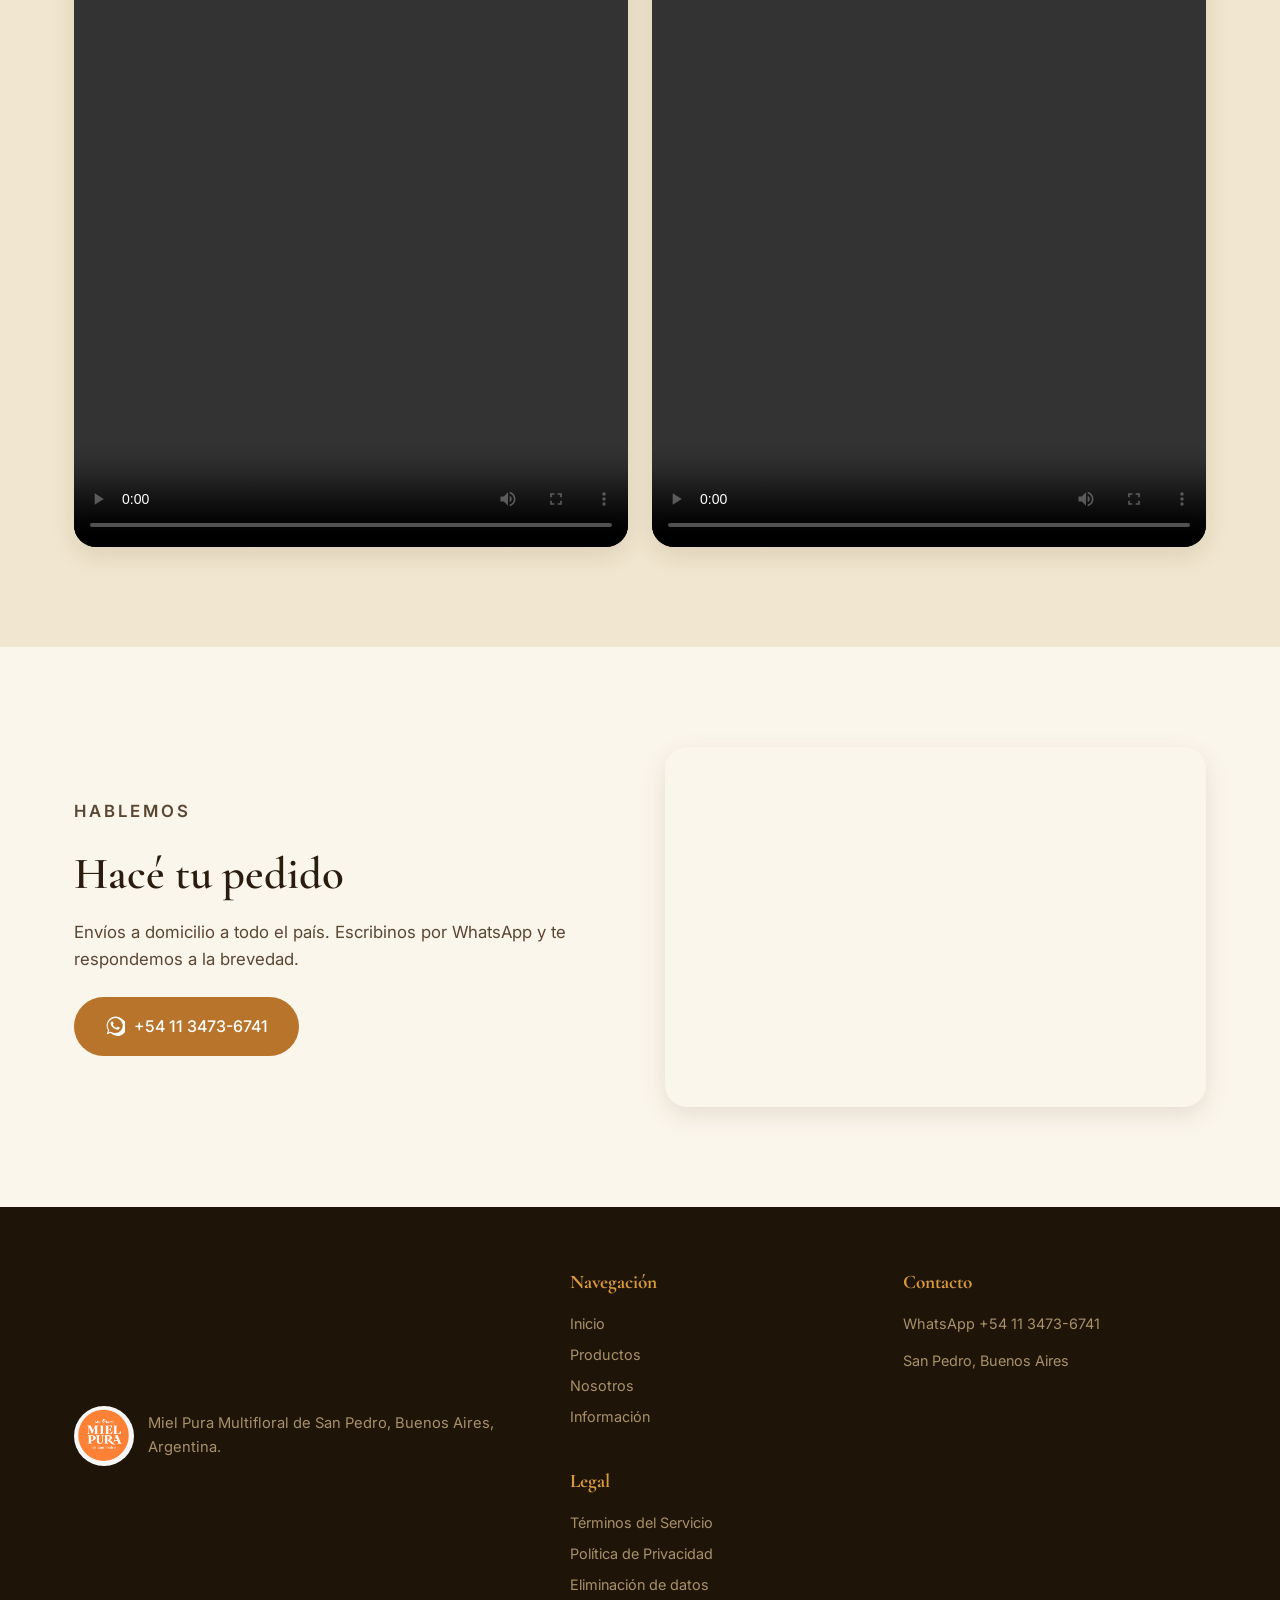
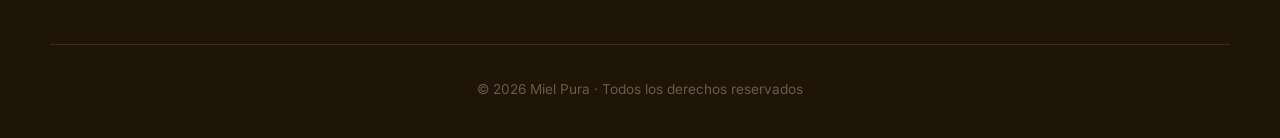
<file: site/index.html>
<!DOCTYPE html>
<html lang="es">
<head>
  <meta charset="UTF-8" />
  <meta name="viewport" content="width=device-width, initial-scale=1.0" />
  <meta name="description" content="Miel Pura Multifloral de San Pedro, Buenos Aires. Miel cruda, sin pasteurizar ni homogeneizar. Envíos a domicilio." />
  <meta name="theme-color" content="#b8742a" />
  <title>Miel Pura · Multifloral de San Pedro</title>
  <link rel="preconnect" href="https://fonts.googleapis.com" />
  <link rel="preconnect" href="https://fonts.gstatic.com" crossorigin />
  <link href="https://fonts.googleapis.com/css2?family=Cormorant+Garamond:wght@500;600;700&family=Inter:wght@300;400;500;600&display=swap" rel="stylesheet" />
  <link rel="stylesheet" href="styles.css" />
  <link rel="icon" type="image/jpeg" href="assets/img/logo-circular.jpeg" />

  <!-- Meta Pixel Code -->
  <script>
    !function(f,b,e,v,n,t,s)
    {if(f.fbq)return;n=f.fbq=function(){n.callMethod?
    n.callMethod.apply(n,arguments):n.queue.push(arguments)};
    if(!f._fbq)f._fbq=n;n.push=n;n.loaded=!0;n.version='2.0';
    n.queue=[];t=b.createElement(e);t.async=!0;
    t.src=v;s=b.getElementsByTagName(e)[0];
    s.parentNode.insertBefore(t,s)}(window,document,'script',
    'https://connect.facebook.net/en_US/fbevents.js');
    fbq('init', '1026003833604658');
    fbq('track', 'PageView');
  </script>
  <noscript><img height="1" width="1" style="display:none"
    src="https://www.facebook.com/tr?id=1026003833604658&ev=PageView&noscript=1" alt="" /></noscript>
  <!-- End Meta Pixel Code -->
</head>
<body>

  <!-- HEADER -->
  <header class="header" id="header">
    <div class="container header__inner">
      <a href="#inicio" class="header__brand">
        <img src="assets/img/logo-circular.jpeg" alt="Miel Pura de San Pedro" class="header__logo" />
        <span class="header__name">Miel <em>Pura</em></span>
      </a>

      <button class="nav-toggle" id="navToggle" aria-label="Abrir menú" aria-expanded="false">
        <span></span><span></span><span></span>
      </button>

      <nav class="nav" id="nav">
        <a href="#inicio">Inicio</a>
        <a href="#productos">Productos</a>
        <a href="#nosotros">Nosotros</a>
        <a href="#info">Información</a>
        <a href="#videos">Videos</a>
        <a href="#contacto" class="nav__cta">Contacto</a>
      </nav>
    </div>
  </header>

  <!-- HERO -->
  <section class="hero" id="inicio">
    <div class="hero__bg"></div>
    <div class="container hero__inner">
      <div class="hero__content">
        <p class="hero__eyebrow">Apicultores de San Pedro, Buenos Aires</p>
        <h1 class="hero__title">Miel <em>Pura</em>, cruda<br />y multifloral</h1>
        <p class="hero__lead">
          Cosechada a mano por nuestras abejas. Sin pasteurizar, sin homogeneizar, sin procesos industriales. Tal como la naturaleza la entrega.
        </p>
        <div class="hero__actions">
          <a href="#productos" class="btn btn--primary">Ver baldes</a>
          <a href="https://wa.me/541134736741" target="_blank" rel="noopener" class="btn btn--ghost">
            <svg viewBox="0 0 24 24" width="18" height="18" fill="currentColor" aria-hidden="true"><path d="M20.5 3.5A11 11 0 0 0 3.6 17.3L2 22l4.8-1.6A11 11 0 1 0 20.5 3.5Zm-8.5 17a8.9 8.9 0 0 1-4.6-1.3l-.3-.2-2.8.9.9-2.8-.2-.3a9 9 0 1 1 7 3.7Zm5-6.7c-.3-.1-1.6-.8-1.9-.9-.3-.1-.4-.1-.6.1-.2.3-.7.9-.8 1-.2.2-.3.2-.5.1a7.4 7.4 0 0 1-2.2-1.4 8.2 8.2 0 0 1-1.5-1.9c-.2-.3 0-.4.1-.6l.4-.5.3-.4c.1-.2 0-.3 0-.5l-.8-1.9c-.2-.5-.4-.4-.6-.4h-.5a1 1 0 0 0-.7.3 3 3 0 0 0-.9 2.2c0 1.3.9 2.5 1 2.7.2.2 1.9 2.9 4.6 4a15 15 0 0 0 1.5.6c.7.2 1.3.2 1.7.1.6-.1 1.6-.6 1.8-1.3.2-.6.2-1.2.2-1.3-.1-.1-.3-.2-.6-.3Z"/></svg>
            Pedí por WhatsApp
          </a>
        </div>
      </div>
      <div class="hero__art">
        <img src="assets/img/balde-10kg.jpeg" alt="Balde de Miel Pura 10 kg" class="hero__img" />
        <span class="hero__badge">100% natural</span>
      </div>
    </div>
  </section>

  <!-- PRODUCTOS -->
  <section class="section" id="productos">
    <div class="container">
      <header class="section__head">
        <p class="section__eyebrow">Nuestros productos</p>
        <h2 class="section__title">Baldes de miel pura</h2>
        <p class="section__sub">Elegí el tamaño que necesitás. Enviamos a domicilio a todo el país.</p>
      </header>

      <div class="cards">
        <article class="card">
          <div class="card__media">
            <img src="assets/img/balde-3kg.jpeg" alt="Balde de miel pura 3 kg" loading="lazy" />
          </div>
          <div class="card__body">
            <h3>Balde 3 kg</h3>
            <p>Ideal para probar la calidad de nuestra miel y para hogares que consumen poca cantidad.</p>
            <a href="https://wa.me/541134736741?text=Hola%2C%20quiero%20comprar%20un%20balde%20de%203%20kg" target="_blank" rel="noopener" class="btn btn--outline">Consultar</a>
          </div>
        </article>

        <article class="card card--featured">
          <span class="card__tag">Más elegido</span>
          <div class="card__media">
            <img src="assets/img/balde-5kg.jpeg" alt="Balde de miel pura 5 kg" loading="lazy" />
          </div>
          <div class="card__body">
            <h3>Balde 5 kg</h3>
            <p>El equilibrio justo para familias que usan miel a diario en desayunos y preparaciones.</p>
            <a href="https://wa.me/541134736741?text=Hola%2C%20quiero%20comprar%20un%20balde%20de%205%20kg" target="_blank" rel="noopener" class="btn btn--outline">Consultar</a>
          </div>
        </article>

        <article class="card">
          <div class="card__media">
            <img src="assets/img/balde-10kg.jpeg" alt="Balde de miel pura 10 kg" loading="lazy" />
          </div>
          <div class="card__body">
            <h3>Balde 10 kg</h3>
            <p>Para los que no se quieren quedar sin miel. Perfecto para compartir o repostería frecuente.</p>
            <a href="https://wa.me/541134736741?text=Hola%2C%20quiero%20comprar%20un%20balde%20de%2010%20kg" target="_blank" rel="noopener" class="btn btn--outline">Consultar</a>
          </div>
        </article>
      </div>
    </div>
  </section>

  <!-- NOSOTROS -->
  <section class="section section--alt" id="nosotros">
    <div class="container nosotros">
      <div class="nosotros__media">
        <img src="assets/img/apicultor-1.jpeg" alt="Apicultor cosechando miel" class="nosotros__img" loading="lazy" />
        <img src="assets/img/abejas.jpeg" alt="Abejas en la colmena" class="nosotros__img nosotros__img--small" loading="lazy" />
      </div>
      <div class="nosotros__text">
        <p class="section__eyebrow">Nuestra historia</p>
        <h2 class="section__title">Productores de San Pedro</h2>
        <p>
          Somos apicultores de la provincia de Buenos Aires, Argentina. Trabajamos nuestras colmenas con respeto por los tiempos de la naturaleza y por el bienestar de las abejas, para obtener una miel <strong>pura, cruda y multifloral</strong> como pocas.
        </p>
        <p>
          Una vez extraída del panal, la miel se filtra y decanta para eliminar impurezas. Después, se envasa sin pasteurizar ni homogeneizar, conservando intactas sus vitaminas, enzimas, antioxidantes y minerales.
        </p>
        <ul class="bullets">
          <li>Sin procesos industriales</li>
          <li>No pasteurizada · No homogeneizada</li>
          <li>Multifloral: néctar de múltiples plantas</li>
          <li>Envíos a domicilio</li>
        </ul>
      </div>
    </div>
  </section>

  <!-- INFO / EDUCACIÓN -->
  <section class="section" id="info">
    <div class="container">
      <header class="section__head">
        <p class="section__eyebrow">Para saber más</p>
        <h2 class="section__title">Información sobre nuestra miel</h2>
      </header>

      <div class="info-grid">

        <article class="info-card">
          <h3>Escala de color de la miel</h3>
          <p>
            La escala más utilizada para medir el color de la miel es la <strong>escala Pfund</strong>. Clasifica la miel desde muy clara hasta muy oscura, midiendo los milímetros Pfund con un colorímetro o comparador visual.
          </p>
          <p class="info-card__note">Nuestra miel se ubica entre los 45 y 90 mm Pfund, del ámbar extra claro al ámbar.</p>
          <img src="assets/img/escala-pfund.jpeg" alt="Escala Pfund de color de la miel" loading="lazy" />
        </article>

        <article class="info-card">
          <h3>Estados de la miel</h3>
          <p>Al momento de la cosecha la miel se encuentra en estado líquido. Luego comienza su proceso natural de cristalización.</p>
          <ul class="info-list">
            <li>Relación fructosa / glucosa</li>
            <li>Origen botánico</li>
            <li>Temperatura de conservación</li>
          </ul>
          <p>Una vez completado el proceso, la miel pasa a su estado sólido. <strong>La cristalización es un fenómeno natural.</strong></p>
          <img src="assets/img/estados-miel.jpeg" alt="Estados de la miel: líquida y cristalizada" loading="lazy" />
        </article>

        <article class="info-card">
          <h3>Azúcares en la miel</h3>
          <p>La miel se compone principalmente de azúcares vegetales (78% a 80%). En nuestra miel multifloral predominan la fructosa y la glucosa.</p>
          <img src="assets/img/azucares.jpeg" alt="Composición de azúcares de la miel" loading="lazy" />
        </article>

        <article class="info-card info-card--wide">
          <h3>¿Por qué miel cruda?</h3>
          <p>
            La miel cruda es aquella que, una vez elaborada por las abejas a partir del néctar de las flores y tras el filtrado y decantado por parte del apicultor para eliminar impurezas, <strong>no ha sido procesada ni tratada (pasteurizada) de ninguna manera</strong> una vez sacada del panal.
          </p>
          <p>
            Por eso mantiene todas sus propiedades nutricionales: vitaminas, enzimas, antioxidantes y minerales. Al no homogeneizar, cada varietal conserva su propio sabor, aroma, color y textura, definidos por el origen botánico del néctar.
          </p>
        </article>

      </div>
    </div>
  </section>

  <!-- VIDEOS -->
  <section class="section section--alt" id="videos">
    <div class="container">
      <header class="section__head">
        <p class="section__eyebrow">Detrás del proceso</p>
        <h2 class="section__title">Mirá cómo trabajamos</h2>
        <p class="section__sub">De la colmena al balde: un oficio de toda la vida.</p>
      </header>

      <div class="videos-grid">
        <video controls preload="metadata" playsinline>
          <source src="assets/video/video-1.mp4" type="video/mp4" />
        </video>
        <video controls preload="metadata" playsinline>
          <source src="assets/video/video-2.mp4" type="video/mp4" />
        </video>
        <video controls preload="metadata" playsinline>
          <source src="assets/video/video-3.mp4" type="video/mp4" />
        </video>
        <video controls preload="metadata" playsinline>
          <source src="assets/video/video-4.mp4" type="video/mp4" />
        </video>
      </div>
    </div>
  </section>

  <!-- CONTACTO -->
  <section class="section contacto" id="contacto">
    <div class="container contacto__inner">
      <div class="contacto__text">
        <p class="section__eyebrow">Hablemos</p>
        <h2 class="section__title">Hacé tu pedido</h2>
        <p>Envíos a domicilio a todo el país. Escribinos por WhatsApp y te respondemos a la brevedad.</p>
        <a href="https://wa.me/541134736741" target="_blank" rel="noopener" class="btn btn--primary btn--lg">
          <svg viewBox="0 0 24 24" width="20" height="20" fill="currentColor" aria-hidden="true"><path d="M20.5 3.5A11 11 0 0 0 3.6 17.3L2 22l4.8-1.6A11 11 0 1 0 20.5 3.5Zm-8.5 17a8.9 8.9 0 0 1-4.6-1.3l-.3-.2-2.8.9.9-2.8-.2-.3a9 9 0 1 1 7 3.7Zm5-6.7c-.3-.1-1.6-.8-1.9-.9-.3-.1-.4-.1-.6.1-.2.3-.7.9-.8 1-.2.2-.3.2-.5.1a7.4 7.4 0 0 1-2.2-1.4 8.2 8.2 0 0 1-1.5-1.9c-.2-.3 0-.4.1-.6l.4-.5.3-.4c.1-.2 0-.3 0-.5l-.8-1.9c-.2-.5-.4-.4-.6-.4h-.5a1 1 0 0 0-.7.3 3 3 0 0 0-.9 2.2c0 1.3.9 2.5 1 2.7.2.2 1.9 2.9 4.6 4a15 15 0 0 0 1.5.6c.7.2 1.3.2 1.7.1.6-.1 1.6-.6 1.8-1.3.2-.6.2-1.2.2-1.3-.1-.1-.3-.2-.6-.3Z"/></svg>
          +54 11 3473-6741
        </a>
      </div>
      <div class="contacto__map">
        <iframe
          title="Ubicación San Pedro, Buenos Aires"
          src="https://www.google.com/maps?q=San+Pedro,+Buenos+Aires,+Argentina&output=embed"
          loading="lazy"
          referrerpolicy="no-referrer-when-downgrade"></iframe>
      </div>
    </div>
  </section>

  <!-- FOOTER -->
  <footer class="footer">
    <div class="container footer__inner">
      <div class="footer__brand">
        <img src="assets/img/logo-circular.jpeg" alt="Miel Pura" />
        <p>Miel Pura Multifloral de San Pedro, Buenos Aires, Argentina.</p>
      </div>
      <div class="footer__cols">
        <div>
          <h4>Navegación</h4>
          <a href="#inicio">Inicio</a>
          <a href="#productos">Productos</a>
          <a href="#nosotros">Nosotros</a>
          <a href="#info">Información</a>
        </div>
        <div>
          <h4>Contacto</h4>
          <a href="https://wa.me/541134736741" target="_blank" rel="noopener">WhatsApp +54 11 3473-6741</a>
          <p>San Pedro, Buenos Aires</p>
        </div>
        <div>
          <h4>Legal</h4>
          <a href="terminos.html">Términos del Servicio</a>
          <a href="privacidad.html">Política de Privacidad</a>
          <a href="eliminacion-datos.html">Eliminación de datos</a>
        </div>
      </div>
    </div>
    <div class="footer__bottom">
      <p>© <span id="year"></span> Miel Pura · Todos los derechos reservados</p>
    </div>
  </footer>

  <!-- WhatsApp flotante -->
  <a class="float-wa" href="https://wa.me/541134736741" target="_blank" rel="noopener" aria-label="Escribinos por WhatsApp">
    <svg viewBox="0 0 24 24" width="28" height="28" fill="currentColor" aria-hidden="true"><path d="M20.5 3.5A11 11 0 0 0 3.6 17.3L2 22l4.8-1.6A11 11 0 1 0 20.5 3.5Zm-8.5 17a8.9 8.9 0 0 1-4.6-1.3l-.3-.2-2.8.9.9-2.8-.2-.3a9 9 0 1 1 7 3.7Zm5-6.7c-.3-.1-1.6-.8-1.9-.9-.3-.1-.4-.1-.6.1-.2.3-.7.9-.8 1-.2.2-.3.2-.5.1a7.4 7.4 0 0 1-2.2-1.4 8.2 8.2 0 0 1-1.5-1.9c-.2-.3 0-.4.1-.6l.4-.5.3-.4c.1-.2 0-.3 0-.5l-.8-1.9c-.2-.5-.4-.4-.6-.4h-.5a1 1 0 0 0-.7.3 3 3 0 0 0-.9 2.2c0 1.3.9 2.5 1 2.7.2.2 1.9 2.9 4.6 4a15 15 0 0 0 1.5.6c.7.2 1.3.2 1.7.1.6-.1 1.6-.6 1.8-1.3.2-.6.2-1.2.2-1.3-.1-.1-.3-.2-.6-.3Z"/></svg>
  </a>

  <script src="main.js"></script>
</body>
</html>
</file>
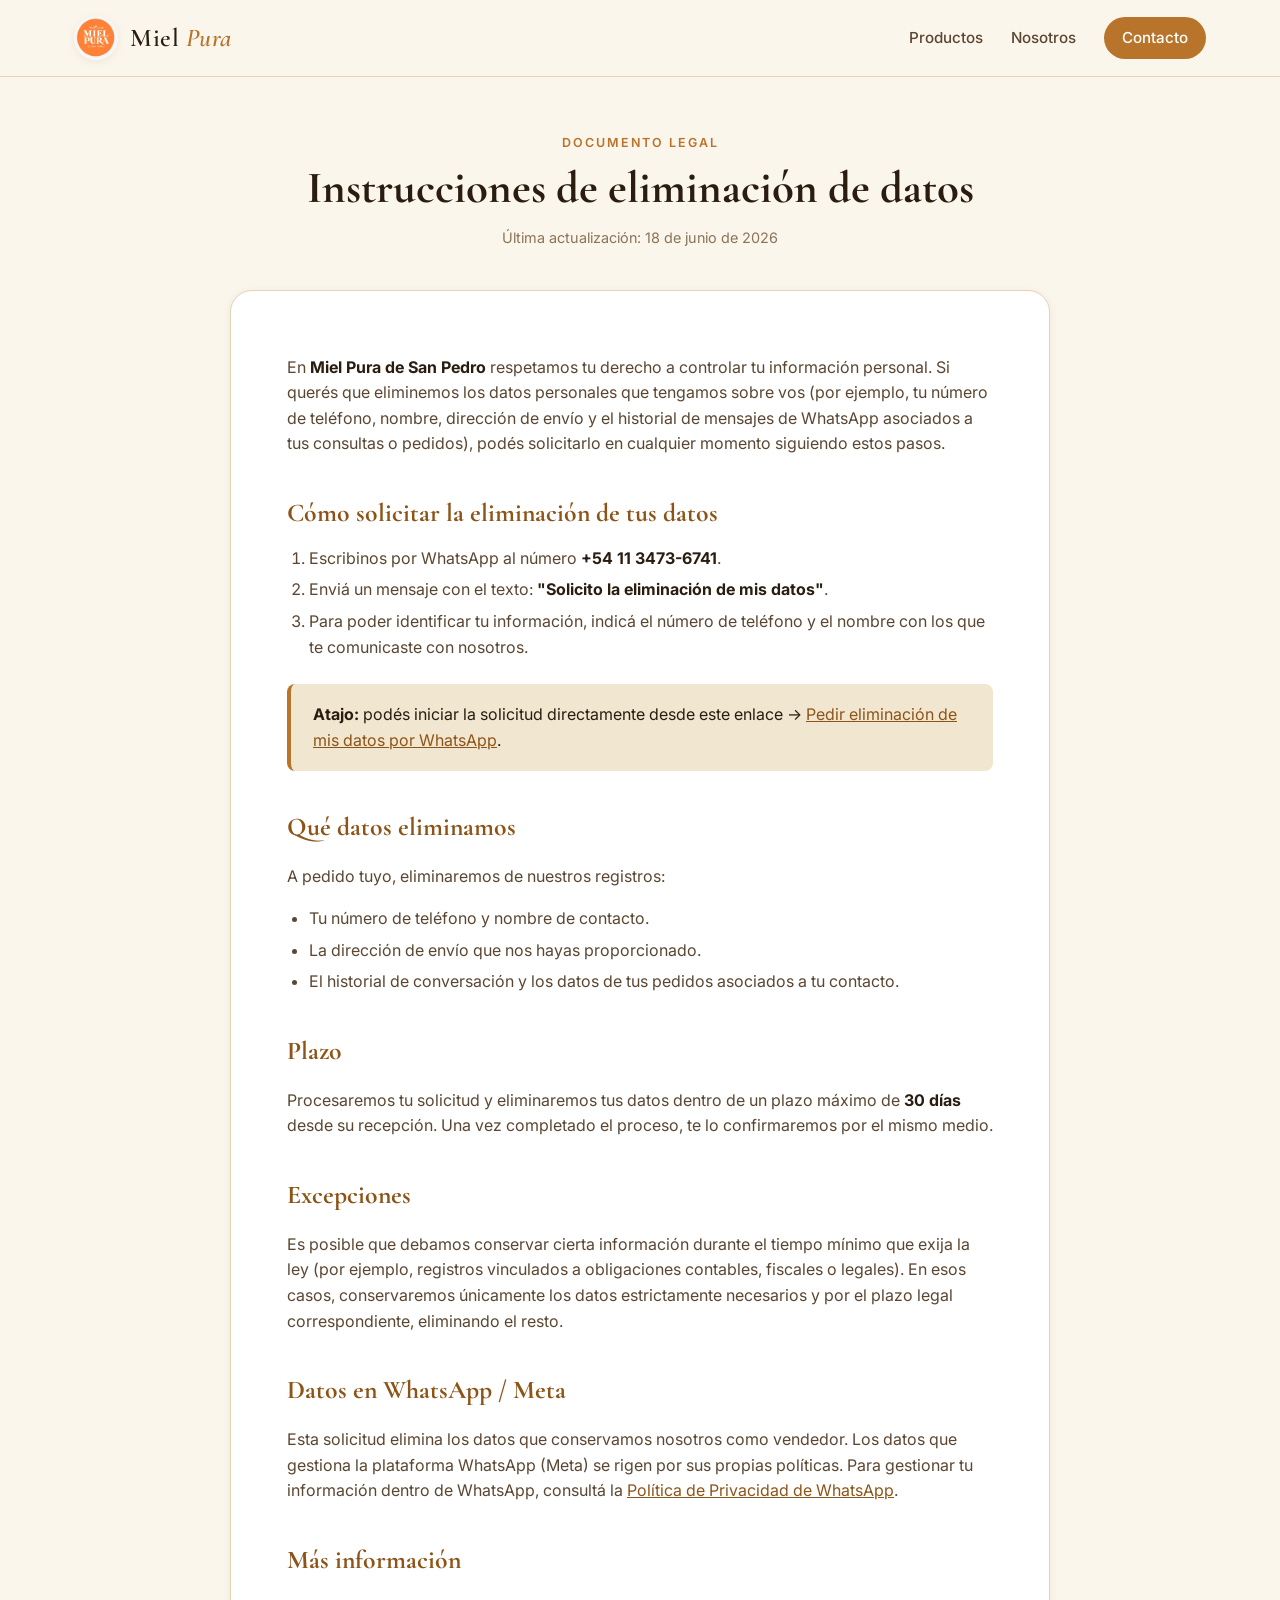
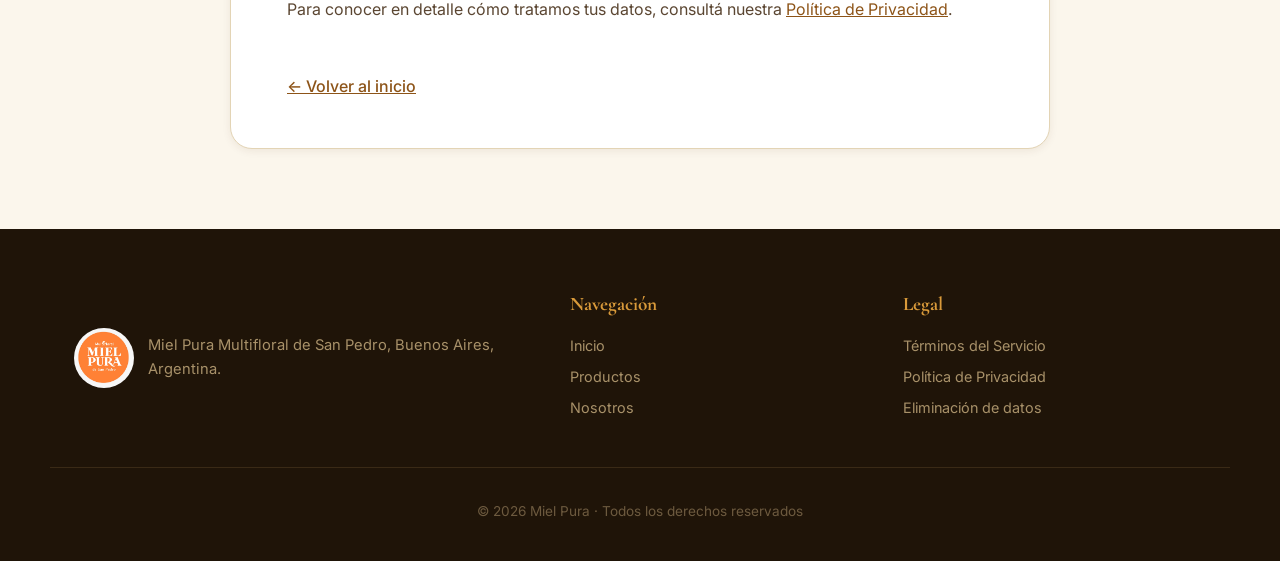
<file: site/eliminacion-datos.html>
<!DOCTYPE html>
<html lang="es">
<head>
  <meta charset="UTF-8" />
  <meta name="viewport" content="width=device-width, initial-scale=1.0" />
  <meta name="description" content="Instrucciones para solicitar la eliminación de tus datos personales · Miel Pura de San Pedro." />
  <meta name="theme-color" content="#b8742a" />
  <meta name="robots" content="index, follow" />
  <title>Eliminación de datos · Miel Pura de San Pedro</title>
  <link rel="preconnect" href="https://fonts.googleapis.com" />
  <link rel="preconnect" href="https://fonts.gstatic.com" crossorigin />
  <link href="https://fonts.googleapis.com/css2?family=Cormorant+Garamond:wght@500;600;700&family=Inter:wght@300;400;500;600&display=swap" rel="stylesheet" />
  <link rel="stylesheet" href="styles.css" />
  <link rel="icon" type="image/jpeg" href="assets/img/logo-circular.jpeg" />

  <!-- Meta Pixel Code -->
  <script>
    !function(f,b,e,v,n,t,s)
    {if(f.fbq)return;n=f.fbq=function(){n.callMethod?
    n.callMethod.apply(n,arguments):n.queue.push(arguments)};
    if(!f._fbq)f._fbq=n;n.push=n;n.loaded=!0;n.version='2.0';
    n.queue=[];t=b.createElement(e);t.async=!0;
    t.src=v;s=b.getElementsByTagName(e)[0];
    s.parentNode.insertBefore(t,s)}(window,document,'script',
    'https://connect.facebook.net/en_US/fbevents.js');
    fbq('init', '1026003833604658');
    fbq('track', 'PageView');
  </script>
  <noscript><img height="1" width="1" style="display:none"
    src="https://www.facebook.com/tr?id=1026003833604658&ev=PageView&noscript=1" alt="" /></noscript>
  <!-- End Meta Pixel Code -->
</head>
<body>

  <!-- HEADER -->
  <header class="header" id="header">
    <div class="container header__inner">
      <a href="index.html#inicio" class="header__brand">
        <img src="assets/img/logo-circular.jpeg" alt="Miel Pura de San Pedro" class="header__logo" />
        <span class="header__name">Miel <em>Pura</em></span>
      </a>
      <nav class="nav" id="nav">
        <a href="index.html#productos">Productos</a>
        <a href="index.html#nosotros">Nosotros</a>
        <a href="index.html#contacto" class="nav__cta">Contacto</a>
      </nav>
    </div>
  </header>

  <!-- CONTENIDO LEGAL -->
  <main class="legal">
    <div class="container">
      <header class="legal__head">
        <p class="legal__eyebrow">Documento legal</p>
        <h1 class="legal__title">Instrucciones de eliminación de datos</h1>
        <p class="legal__updated">Última actualización: 18 de junio de 2026</p>
      </header>

      <div class="legal__body">
        <p>
          En <strong>Miel Pura de San Pedro</strong> respetamos tu derecho a controlar tu información
          personal. Si querés que eliminemos los datos personales que tengamos sobre vos (por ejemplo, tu
          número de teléfono, nombre, dirección de envío y el historial de mensajes de WhatsApp asociados
          a tus consultas o pedidos), podés solicitarlo en cualquier momento siguiendo estos pasos.
        </p>

        <h2>Cómo solicitar la eliminación de tus datos</h2>
        <ol>
          <li>
            Escribinos por WhatsApp al número <strong>+54 11 3473-6741</strong>.
          </li>
          <li>
            Enviá un mensaje con el texto: <strong>"Solicito la eliminación de mis datos"</strong>.
          </li>
          <li>
            Para poder identificar tu información, indicá el número de teléfono y el nombre con los que
            te comunicaste con nosotros.
          </li>
        </ol>

        <div class="legal__callout">
          <p>
            <strong>Atajo:</strong> podés iniciar la solicitud directamente desde este enlace →
            <a href="https://wa.me/541134736741?text=Solicito%20la%20eliminaci%C3%B3n%20de%20mis%20datos" target="_blank" rel="noopener">Pedir eliminación de mis datos por WhatsApp</a>.
          </p>
        </div>

        <h2>Qué datos eliminamos</h2>
        <p>A pedido tuyo, eliminaremos de nuestros registros:</p>
        <ul>
          <li>Tu número de teléfono y nombre de contacto.</li>
          <li>La dirección de envío que nos hayas proporcionado.</li>
          <li>El historial de conversación y los datos de tus pedidos asociados a tu contacto.</li>
        </ul>

        <h2>Plazo</h2>
        <p>
          Procesaremos tu solicitud y eliminaremos tus datos dentro de un plazo máximo de
          <strong>30 días</strong> desde su recepción. Una vez completado el proceso, te lo confirmaremos
          por el mismo medio.
        </p>

        <h2>Excepciones</h2>
        <p>
          Es posible que debamos conservar cierta información durante el tiempo mínimo que exija la ley
          (por ejemplo, registros vinculados a obligaciones contables, fiscales o legales). En esos casos,
          conservaremos únicamente los datos estrictamente necesarios y por el plazo legal correspondiente,
          eliminando el resto.
        </p>

        <h2>Datos en WhatsApp / Meta</h2>
        <p>
          Esta solicitud elimina los datos que conservamos nosotros como vendedor. Los datos que gestiona
          la plataforma WhatsApp (Meta) se rigen por sus propias políticas. Para gestionar tu información
          dentro de WhatsApp, consultá la
          <a href="https://www.whatsapp.com/legal/privacy-policy" target="_blank" rel="noopener">Política
          de Privacidad de WhatsApp</a>.
        </p>

        <h2>Más información</h2>
        <p>
          Para conocer en detalle cómo tratamos tus datos, consultá nuestra
          <a href="privacidad.html">Política de Privacidad</a>.
        </p>

        <a href="index.html" class="legal__back">← Volver al inicio</a>
      </div>
    </div>
  </main>

  <!-- FOOTER -->
  <footer class="footer">
    <div class="container footer__inner">
      <div class="footer__brand">
        <img src="assets/img/logo-circular.jpeg" alt="Miel Pura" />
        <p>Miel Pura Multifloral de San Pedro, Buenos Aires, Argentina.</p>
      </div>
      <div class="footer__cols">
        <div>
          <h4>Navegación</h4>
          <a href="index.html#inicio">Inicio</a>
          <a href="index.html#productos">Productos</a>
          <a href="index.html#nosotros">Nosotros</a>
        </div>
        <div>
          <h4>Legal</h4>
          <a href="terminos.html">Términos del Servicio</a>
          <a href="privacidad.html">Política de Privacidad</a>
          <a href="eliminacion-datos.html">Eliminación de datos</a>
        </div>
      </div>
    </div>
    <div class="footer__bottom">
      <p>© <span id="year"></span> Miel Pura · Todos los derechos reservados</p>
    </div>
  </footer>

  <script src="main.js"></script>
</body>
</html>
</file>
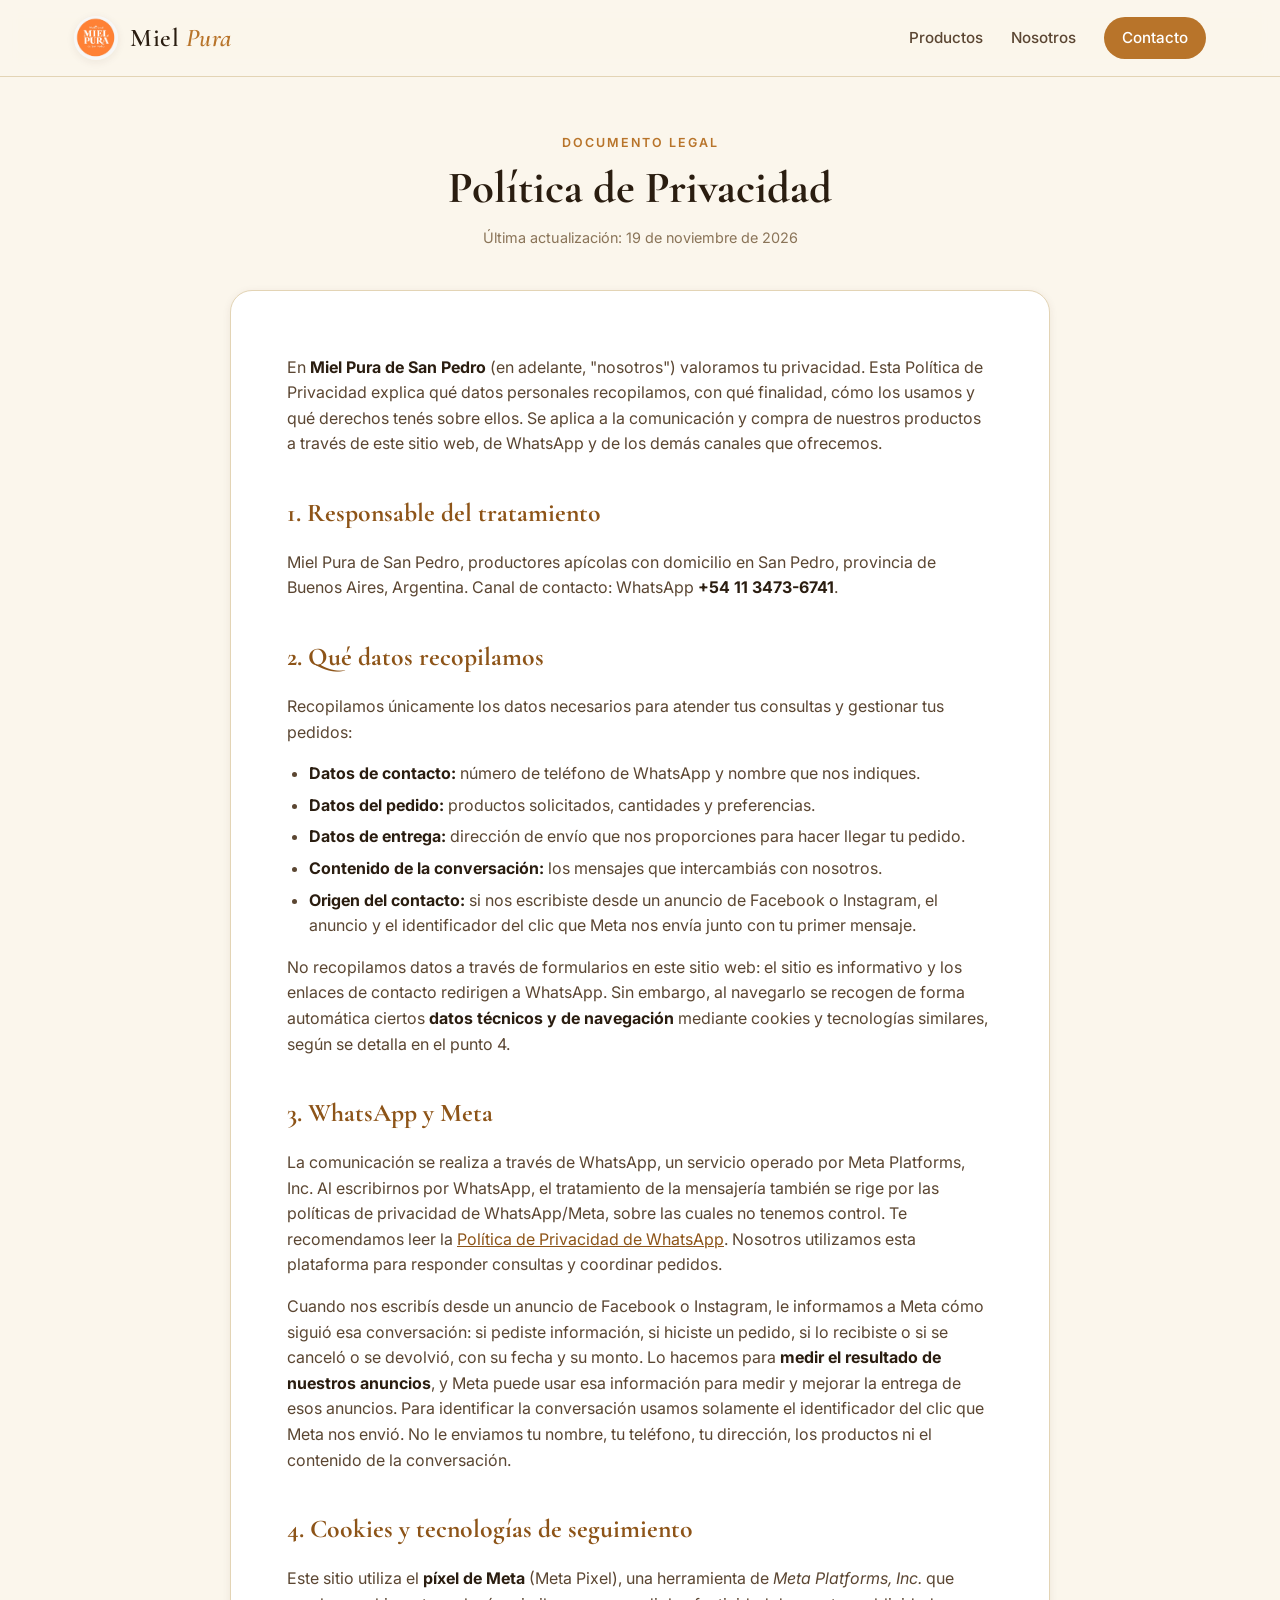
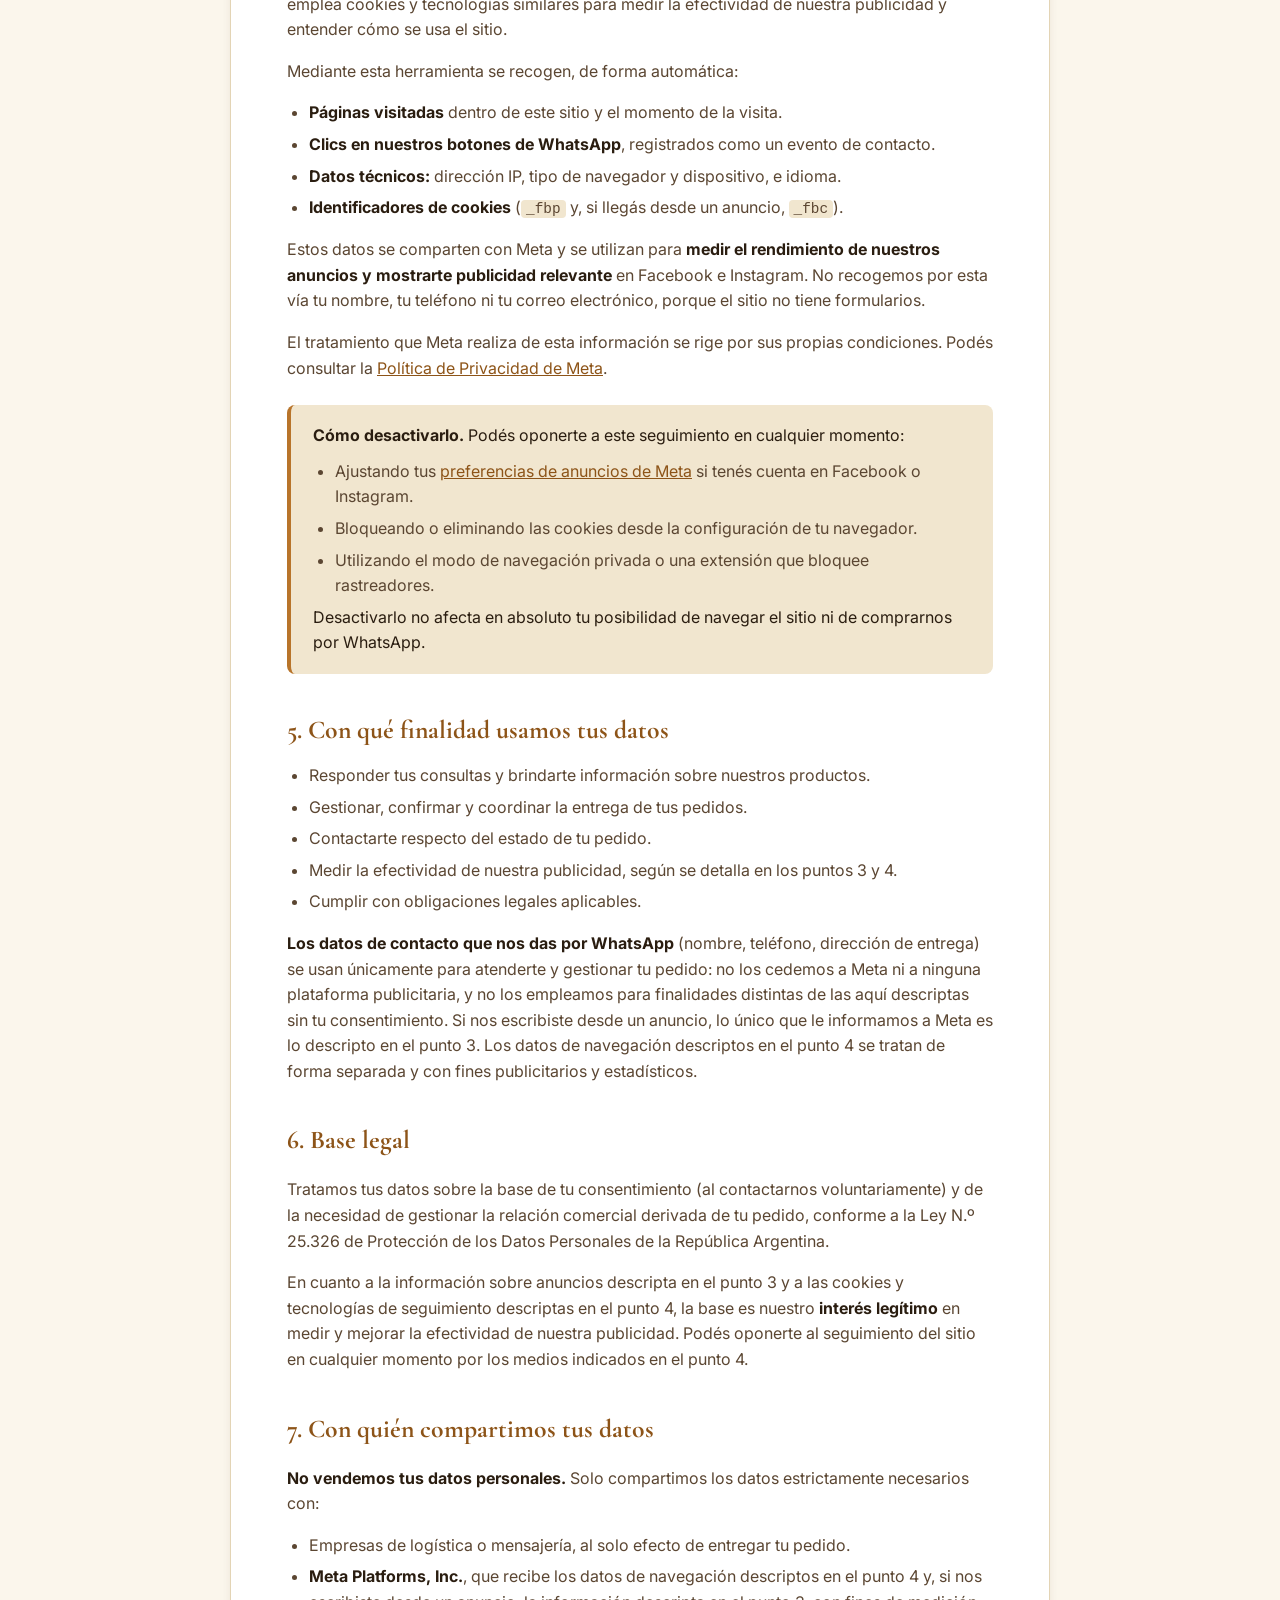
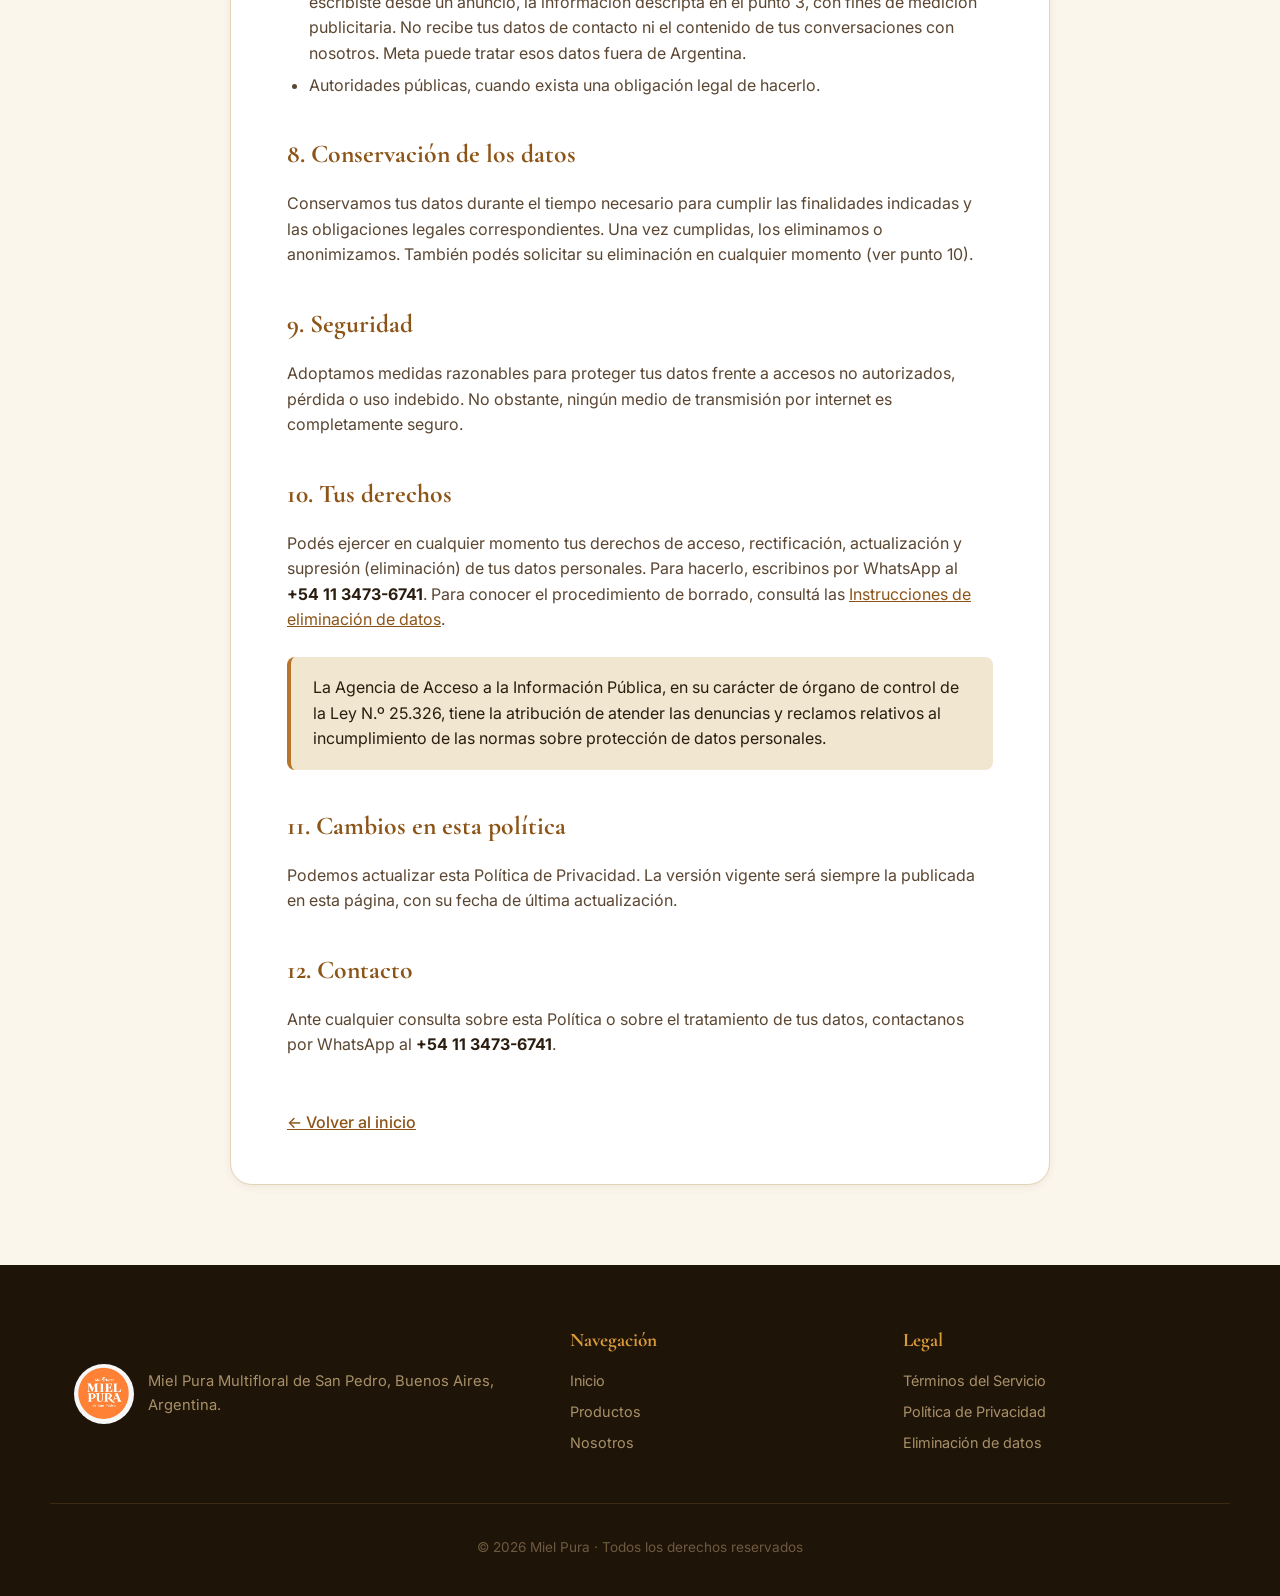
<file: site/privacidad.html>
<!DOCTYPE html>
<html lang="es">
<head>
  <meta charset="UTF-8" />
  <meta name="viewport" content="width=device-width, initial-scale=1.0" />
  <meta name="description" content="Política de Privacidad de Miel Pura Multifloral de San Pedro, Buenos Aires." />
  <meta name="theme-color" content="#b8742a" />
  <meta name="robots" content="index, follow" />
  <title>Política de Privacidad · Miel Pura de San Pedro</title>
  <link rel="preconnect" href="https://fonts.googleapis.com" />
  <link rel="preconnect" href="https://fonts.gstatic.com" crossorigin />
  <link href="https://fonts.googleapis.com/css2?family=Cormorant+Garamond:wght@500;600;700&family=Inter:wght@300;400;500;600&display=swap" rel="stylesheet" />
  <link rel="stylesheet" href="styles.css" />
  <link rel="icon" type="image/jpeg" href="assets/img/logo-circular.jpeg" />

  <!-- Meta Pixel Code -->
  <script>
    !function(f,b,e,v,n,t,s)
    {if(f.fbq)return;n=f.fbq=function(){n.callMethod?
    n.callMethod.apply(n,arguments):n.queue.push(arguments)};
    if(!f._fbq)f._fbq=n;n.push=n;n.loaded=!0;n.version='2.0';
    n.queue=[];t=b.createElement(e);t.async=!0;
    t.src=v;s=b.getElementsByTagName(e)[0];
    s.parentNode.insertBefore(t,s)}(window,document,'script',
    'https://connect.facebook.net/en_US/fbevents.js');
    fbq('init', '1026003833604658');
    fbq('track', 'PageView');
  </script>
  <noscript><img height="1" width="1" style="display:none"
    src="https://www.facebook.com/tr?id=1026003833604658&ev=PageView&noscript=1" alt="" /></noscript>
  <!-- End Meta Pixel Code -->
</head>
<body>

  <!-- HEADER -->
  <header class="header" id="header">
    <div class="container header__inner">
      <a href="index.html#inicio" class="header__brand">
        <img src="assets/img/logo-circular.jpeg" alt="Miel Pura de San Pedro" class="header__logo" />
        <span class="header__name">Miel <em>Pura</em></span>
      </a>
      <nav class="nav" id="nav">
        <a href="index.html#productos">Productos</a>
        <a href="index.html#nosotros">Nosotros</a>
        <a href="index.html#contacto" class="nav__cta">Contacto</a>
      </nav>
    </div>
  </header>

  <!-- CONTENIDO LEGAL -->
  <main class="legal">
    <div class="container">
      <header class="legal__head">
        <p class="legal__eyebrow">Documento legal</p>
        <h1 class="legal__title">Política de Privacidad</h1>
        <p class="legal__updated">Última actualización: 19 de noviembre de 2026</p>
      </header>

      <div class="legal__body">
        <p>
          En <strong>Miel Pura de San Pedro</strong> (en adelante, "nosotros") valoramos tu privacidad.
          Esta Política de Privacidad explica qué datos personales recopilamos, con qué finalidad, cómo
          los usamos y qué derechos tenés sobre ellos. Se aplica a la comunicación y compra de nuestros
          productos a través de este sitio web, de WhatsApp y de los demás canales que ofrecemos.
        </p>

        <h2>1. Responsable del tratamiento</h2>
        <p>
          Miel Pura de San Pedro, productores apícolas con domicilio en San Pedro, provincia de Buenos
          Aires, Argentina. Canal de contacto: WhatsApp <strong>+54 11 3473-6741</strong>.
        </p>

        <h2>2. Qué datos recopilamos</h2>
        <p>Recopilamos únicamente los datos necesarios para atender tus consultas y gestionar tus pedidos:</p>
        <ul>
          <li><strong>Datos de contacto:</strong> número de teléfono de WhatsApp y nombre que nos indiques.</li>
          <li><strong>Datos del pedido:</strong> productos solicitados, cantidades y preferencias.</li>
          <li><strong>Datos de entrega:</strong> dirección de envío que nos proporciones para hacer llegar tu pedido.</li>
          <li><strong>Contenido de la conversación:</strong> los mensajes que intercambiás con nosotros.</li>
          <li><strong>Origen del contacto:</strong> si nos escribiste desde un anuncio de Facebook o Instagram, el anuncio y el identificador del clic que Meta nos envía junto con tu primer mensaje.</li>
        </ul>
        <p>
          No recopilamos datos a través de formularios en este sitio web: el sitio es informativo y los
          enlaces de contacto redirigen a WhatsApp. Sin embargo, al navegarlo se recogen de forma
          automática ciertos <strong>datos técnicos y de navegación</strong> mediante cookies y
          tecnologías similares, según se detalla en el punto 4.
        </p>

        <h2>3. WhatsApp y Meta</h2>
        <p>
          La comunicación se realiza a través de WhatsApp, un servicio operado por Meta Platforms, Inc.
          Al escribirnos por WhatsApp, el tratamiento de la mensajería también se rige por las políticas
          de privacidad de WhatsApp/Meta, sobre las cuales no tenemos control. Te recomendamos leer la
          <a href="https://www.whatsapp.com/legal/privacy-policy" target="_blank" rel="noopener">Política
          de Privacidad de WhatsApp</a>. Nosotros utilizamos esta plataforma para responder consultas y
          coordinar pedidos.
        </p>
        <p>
          Cuando nos escribís desde un anuncio de Facebook o Instagram, le informamos a Meta cómo siguió esa
          conversación: si pediste información, si hiciste un pedido, si lo recibiste o si se canceló o se
          devolvió, con su fecha y su monto. Lo hacemos para <strong>medir el resultado de nuestros
          anuncios</strong>, y Meta puede usar esa información para medir y mejorar la entrega de esos
          anuncios. Para identificar la conversación usamos solamente el identificador del clic que Meta nos
          envió. No le enviamos tu nombre, tu teléfono, tu dirección, los productos ni el contenido de la
          conversación.
        </p>

        <h2>4. Cookies y tecnologías de seguimiento</h2>
        <p>
          Este sitio utiliza el <strong>píxel de Meta</strong> (Meta Pixel), una herramienta de
          <em>Meta Platforms, Inc.</em> que emplea cookies y tecnologías similares para medir la
          efectividad de nuestra publicidad y entender cómo se usa el sitio.
        </p>
        <p>Mediante esta herramienta se recogen, de forma automática:</p>
        <ul>
          <li><strong>Páginas visitadas</strong> dentro de este sitio y el momento de la visita.</li>
          <li><strong>Clics en nuestros botones de WhatsApp</strong>, registrados como un evento de contacto.</li>
          <li><strong>Datos técnicos:</strong> dirección IP, tipo de navegador y dispositivo, e idioma.</li>
          <li><strong>Identificadores de cookies</strong> (<code>_fbp</code> y, si llegás desde un anuncio, <code>_fbc</code>).</li>
        </ul>
        <p>
          Estos datos se comparten con Meta y se utilizan para <strong>medir el rendimiento de nuestros
          anuncios y mostrarte publicidad relevante</strong> en Facebook e Instagram. No recogemos por
          esta vía tu nombre, tu teléfono ni tu correo electrónico, porque el sitio no tiene formularios.
        </p>
        <p>
          El tratamiento que Meta realiza de esta información se rige por sus propias condiciones. Podés
          consultar la
          <a href="https://www.facebook.com/privacy/policy" target="_blank" rel="noopener">Política de
          Privacidad de Meta</a>.
        </p>
        <div class="legal__callout">
          <p>
            <strong>Cómo desactivarlo.</strong> Podés oponerte a este seguimiento en cualquier momento:
          </p>
          <ul>
            <li>
              Ajustando tus
              <a href="https://www.facebook.com/adpreferences/ad_settings" target="_blank" rel="noopener">preferencias
              de anuncios de Meta</a> si tenés cuenta en Facebook o Instagram.
            </li>
            <li>Bloqueando o eliminando las cookies desde la configuración de tu navegador.</li>
            <li>Utilizando el modo de navegación privada o una extensión que bloquee rastreadores.</li>
          </ul>
          <p>
            Desactivarlo no afecta en absoluto tu posibilidad de navegar el sitio ni de comprarnos por
            WhatsApp.
          </p>
        </div>

        <h2>5. Con qué finalidad usamos tus datos</h2>
        <ul>
          <li>Responder tus consultas y brindarte información sobre nuestros productos.</li>
          <li>Gestionar, confirmar y coordinar la entrega de tus pedidos.</li>
          <li>Contactarte respecto del estado de tu pedido.</li>
          <li>Medir la efectividad de nuestra publicidad, según se detalla en los puntos 3 y 4.</li>
          <li>Cumplir con obligaciones legales aplicables.</li>
        </ul>
        <p>
          <strong>Los datos de contacto que nos das por WhatsApp</strong> (nombre, teléfono, dirección de
          entrega) se usan únicamente para atenderte y gestionar tu pedido: no los cedemos a Meta ni a
          ninguna plataforma publicitaria, y no los empleamos para finalidades distintas de las aquí
          descriptas sin tu consentimiento. Si nos escribiste desde un anuncio, lo único que le informamos a
          Meta es lo descripto en el punto 3. Los datos de navegación descriptos en el punto 4 se tratan de
          forma separada y con fines publicitarios y estadísticos.
        </p>

        <h2>6. Base legal</h2>
        <p>
          Tratamos tus datos sobre la base de tu consentimiento (al contactarnos voluntariamente) y de la
          necesidad de gestionar la relación comercial derivada de tu pedido, conforme a la Ley N.º 25.326
          de Protección de los Datos Personales de la República Argentina.
        </p>
        <p>
          En cuanto a la información sobre anuncios descripta en el punto 3 y a las cookies y tecnologías
          de seguimiento descriptas en el punto 4, la base es nuestro <strong>interés legítimo</strong> en
          medir y mejorar la efectividad de nuestra publicidad. Podés oponerte al seguimiento del sitio en
          cualquier momento por los medios indicados en el punto 4.
        </p>

        <h2>7. Con quién compartimos tus datos</h2>
        <p>
          <strong>No vendemos tus datos personales.</strong> Solo compartimos los datos estrictamente
          necesarios con:
        </p>
        <ul>
          <li>Empresas de logística o mensajería, al solo efecto de entregar tu pedido.</li>
          <li>
            <strong>Meta Platforms, Inc.</strong>, que recibe los datos de navegación descriptos en el
            punto 4 y, si nos escribiste desde un anuncio, la información descripta en el punto 3, con
            fines de medición publicitaria. No recibe tus datos de contacto ni el contenido de tus
            conversaciones con nosotros. Meta puede tratar esos datos fuera de Argentina.
          </li>
          <li>Autoridades públicas, cuando exista una obligación legal de hacerlo.</li>
        </ul>

        <h2>8. Conservación de los datos</h2>
        <p>
          Conservamos tus datos durante el tiempo necesario para cumplir las finalidades indicadas y las
          obligaciones legales correspondientes. Una vez cumplidas, los eliminamos o anonimizamos. También
          podés solicitar su eliminación en cualquier momento (ver punto 10).
        </p>

        <h2>9. Seguridad</h2>
        <p>
          Adoptamos medidas razonables para proteger tus datos frente a accesos no autorizados, pérdida o
          uso indebido. No obstante, ningún medio de transmisión por internet es completamente seguro.
        </p>

        <h2>10. Tus derechos</h2>
        <p>
          Podés ejercer en cualquier momento tus derechos de acceso, rectificación, actualización y
          supresión (eliminación) de tus datos personales. Para hacerlo, escribinos por WhatsApp al
          <strong>+54 11 3473-6741</strong>. Para conocer el procedimiento de borrado, consultá las
          <a href="eliminacion-datos.html">Instrucciones de eliminación de datos</a>.
        </p>
        <div class="legal__callout">
          <p>
            La Agencia de Acceso a la Información Pública, en su carácter de órgano de control de la Ley
            N.º 25.326, tiene la atribución de atender las denuncias y reclamos relativos al
            incumplimiento de las normas sobre protección de datos personales.
          </p>
        </div>

        <h2>11. Cambios en esta política</h2>
        <p>
          Podemos actualizar esta Política de Privacidad. La versión vigente será siempre la publicada en
          esta página, con su fecha de última actualización.
        </p>

        <h2>12. Contacto</h2>
        <p>
          Ante cualquier consulta sobre esta Política o sobre el tratamiento de tus datos, contactanos por
          WhatsApp al <strong>+54 11 3473-6741</strong>.
        </p>

        <a href="index.html" class="legal__back">← Volver al inicio</a>
      </div>
    </div>
  </main>

  <!-- FOOTER -->
  <footer class="footer">
    <div class="container footer__inner">
      <div class="footer__brand">
        <img src="assets/img/logo-circular.jpeg" alt="Miel Pura" />
        <p>Miel Pura Multifloral de San Pedro, Buenos Aires, Argentina.</p>
      </div>
      <div class="footer__cols">
        <div>
          <h4>Navegación</h4>
          <a href="index.html#inicio">Inicio</a>
          <a href="index.html#productos">Productos</a>
          <a href="index.html#nosotros">Nosotros</a>
        </div>
        <div>
          <h4>Legal</h4>
          <a href="terminos.html">Términos del Servicio</a>
          <a href="privacidad.html">Política de Privacidad</a>
          <a href="eliminacion-datos.html">Eliminación de datos</a>
        </div>
      </div>
    </div>
    <div class="footer__bottom">
      <p>© <span id="year"></span> Miel Pura · Todos los derechos reservados</p>
    </div>
  </footer>

  <script src="main.js"></script>
</body>
</html>
</file>
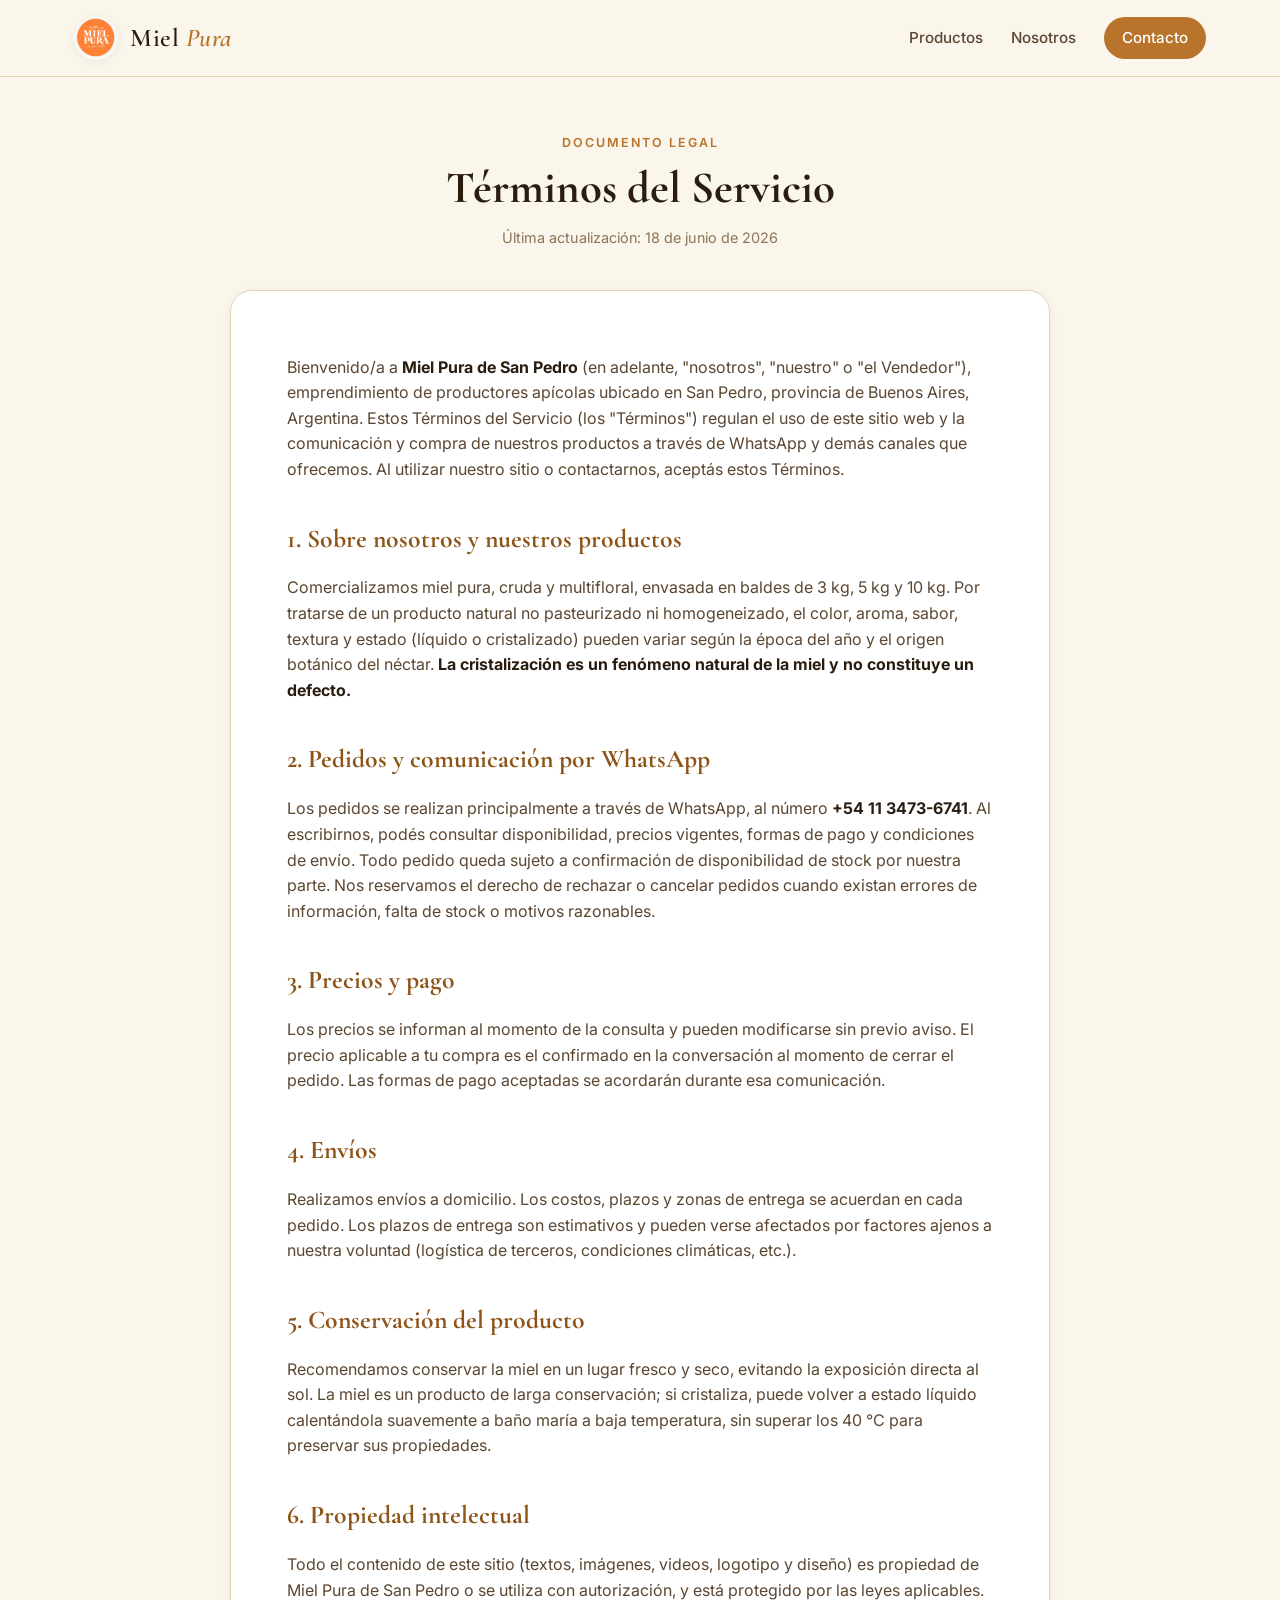
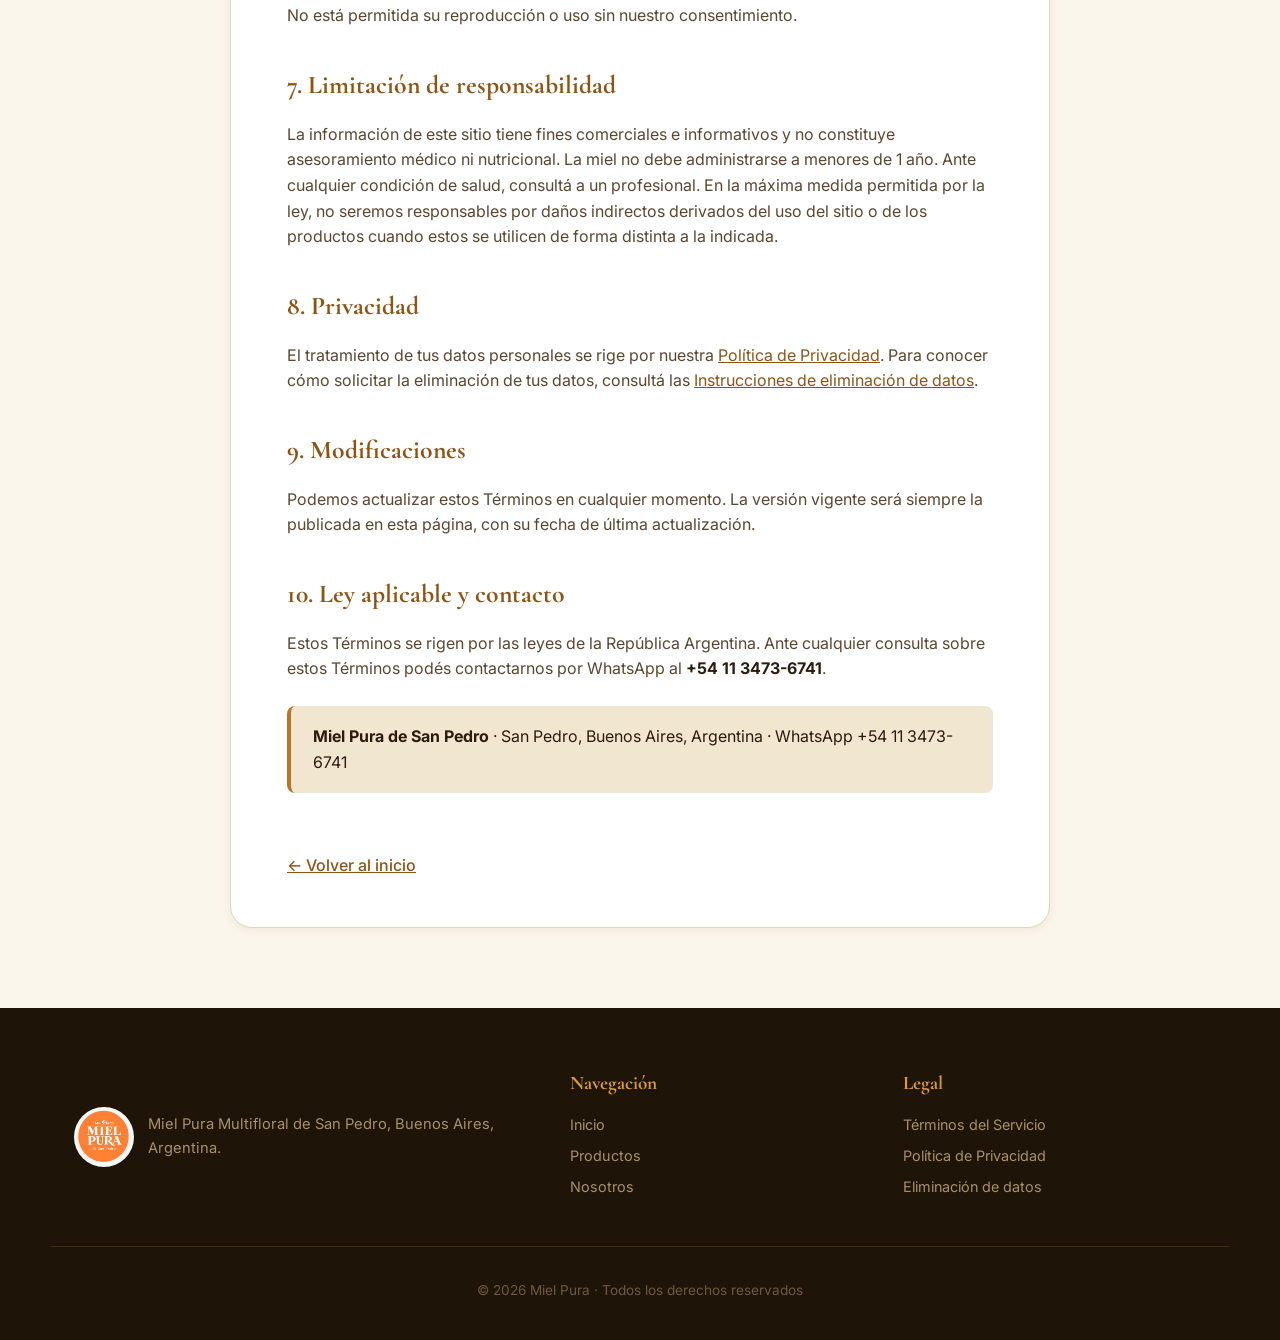
<file: site/terminos.html>
<!DOCTYPE html>
<html lang="es">
<head>
  <meta charset="UTF-8" />
  <meta name="viewport" content="width=device-width, initial-scale=1.0" />
  <meta name="description" content="Términos y Condiciones del Servicio de Miel Pura Multifloral de San Pedro, Buenos Aires." />
  <meta name="theme-color" content="#b8742a" />
  <meta name="robots" content="index, follow" />
  <title>Términos del Servicio · Miel Pura de San Pedro</title>
  <link rel="preconnect" href="https://fonts.googleapis.com" />
  <link rel="preconnect" href="https://fonts.gstatic.com" crossorigin />
  <link href="https://fonts.googleapis.com/css2?family=Cormorant+Garamond:wght@500;600;700&family=Inter:wght@300;400;500;600&display=swap" rel="stylesheet" />
  <link rel="stylesheet" href="styles.css" />
  <link rel="icon" type="image/jpeg" href="assets/img/logo-circular.jpeg" />

  <!-- Meta Pixel Code -->
  <script>
    !function(f,b,e,v,n,t,s)
    {if(f.fbq)return;n=f.fbq=function(){n.callMethod?
    n.callMethod.apply(n,arguments):n.queue.push(arguments)};
    if(!f._fbq)f._fbq=n;n.push=n;n.loaded=!0;n.version='2.0';
    n.queue=[];t=b.createElement(e);t.async=!0;
    t.src=v;s=b.getElementsByTagName(e)[0];
    s.parentNode.insertBefore(t,s)}(window,document,'script',
    'https://connect.facebook.net/en_US/fbevents.js');
    fbq('init', '1026003833604658');
    fbq('track', 'PageView');
  </script>
  <noscript><img height="1" width="1" style="display:none"
    src="https://www.facebook.com/tr?id=1026003833604658&ev=PageView&noscript=1" alt="" /></noscript>
  <!-- End Meta Pixel Code -->
</head>
<body>

  <!-- HEADER -->
  <header class="header" id="header">
    <div class="container header__inner">
      <a href="index.html#inicio" class="header__brand">
        <img src="assets/img/logo-circular.jpeg" alt="Miel Pura de San Pedro" class="header__logo" />
        <span class="header__name">Miel <em>Pura</em></span>
      </a>
      <nav class="nav" id="nav">
        <a href="index.html#productos">Productos</a>
        <a href="index.html#nosotros">Nosotros</a>
        <a href="index.html#contacto" class="nav__cta">Contacto</a>
      </nav>
    </div>
  </header>

  <!-- CONTENIDO LEGAL -->
  <main class="legal">
    <div class="container">
      <header class="legal__head">
        <p class="legal__eyebrow">Documento legal</p>
        <h1 class="legal__title">Términos del Servicio</h1>
        <p class="legal__updated">Última actualización: 18 de junio de 2026</p>
      </header>

      <div class="legal__body">
        <p>
          Bienvenido/a a <strong>Miel Pura de San Pedro</strong> (en adelante, "nosotros", "nuestro"
          o "el Vendedor"), emprendimiento de productores apícolas ubicado en San Pedro, provincia de
          Buenos Aires, Argentina. Estos Términos del Servicio (los "Términos") regulan el uso de este
          sitio web y la comunicación y compra de nuestros productos a través de WhatsApp y demás canales
          que ofrecemos. Al utilizar nuestro sitio o contactarnos, aceptás estos Términos.
        </p>

        <h2>1. Sobre nosotros y nuestros productos</h2>
        <p>
          Comercializamos miel pura, cruda y multifloral, envasada en baldes de 3 kg, 5 kg y 10 kg.
          Por tratarse de un producto natural no pasteurizado ni homogeneizado, el color, aroma, sabor,
          textura y estado (líquido o cristalizado) pueden variar según la época del año y el origen
          botánico del néctar. <strong>La cristalización es un fenómeno natural de la miel y no
          constituye un defecto.</strong>
        </p>

        <h2>2. Pedidos y comunicación por WhatsApp</h2>
        <p>
          Los pedidos se realizan principalmente a través de WhatsApp, al número
          <strong>+54 11 3473-6741</strong>. Al escribirnos, podés consultar disponibilidad, precios
          vigentes, formas de pago y condiciones de envío. Todo pedido queda sujeto a confirmación de
          disponibilidad de stock por nuestra parte. Nos reservamos el derecho de rechazar o cancelar
          pedidos cuando existan errores de información, falta de stock o motivos razonables.
        </p>

        <h2>3. Precios y pago</h2>
        <p>
          Los precios se informan al momento de la consulta y pueden modificarse sin previo aviso. El
          precio aplicable a tu compra es el confirmado en la conversación al momento de cerrar el pedido.
          Las formas de pago aceptadas se acordarán durante esa comunicación.
        </p>

        <h2>4. Envíos</h2>
        <p>
          Realizamos envíos a domicilio. Los costos, plazos y zonas de entrega se acuerdan en cada
          pedido. Los plazos de entrega son estimativos y pueden verse afectados por factores ajenos a
          nuestra voluntad (logística de terceros, condiciones climáticas, etc.).
        </p>

        <h2>5. Conservación del producto</h2>
        <p>
          Recomendamos conservar la miel en un lugar fresco y seco, evitando la exposición directa al sol.
          La miel es un producto de larga conservación; si cristaliza, puede volver a estado líquido
          calentándola suavemente a baño maría a baja temperatura, sin superar los 40 °C para preservar
          sus propiedades.
        </p>

        <h2>6. Propiedad intelectual</h2>
        <p>
          Todo el contenido de este sitio (textos, imágenes, videos, logotipo y diseño) es propiedad de
          Miel Pura de San Pedro o se utiliza con autorización, y está protegido por las leyes aplicables.
          No está permitida su reproducción o uso sin nuestro consentimiento.
        </p>

        <h2>7. Limitación de responsabilidad</h2>
        <p>
          La información de este sitio tiene fines comerciales e informativos y no constituye asesoramiento
          médico ni nutricional. La miel no debe administrarse a menores de 1 año. Ante cualquier condición
          de salud, consultá a un profesional. En la máxima medida permitida por la ley, no seremos
          responsables por daños indirectos derivados del uso del sitio o de los productos cuando estos se
          utilicen de forma distinta a la indicada.
        </p>

        <h2>8. Privacidad</h2>
        <p>
          El tratamiento de tus datos personales se rige por nuestra
          <a href="privacidad.html">Política de Privacidad</a>. Para conocer cómo solicitar la eliminación
          de tus datos, consultá las
          <a href="eliminacion-datos.html">Instrucciones de eliminación de datos</a>.
        </p>

        <h2>9. Modificaciones</h2>
        <p>
          Podemos actualizar estos Términos en cualquier momento. La versión vigente será siempre la
          publicada en esta página, con su fecha de última actualización.
        </p>

        <h2>10. Ley aplicable y contacto</h2>
        <p>
          Estos Términos se rigen por las leyes de la República Argentina. Ante cualquier consulta sobre
          estos Términos podés contactarnos por WhatsApp al <strong>+54 11 3473-6741</strong>.
        </p>

        <div class="legal__callout">
          <p>
            <strong>Miel Pura de San Pedro</strong> · San Pedro, Buenos Aires, Argentina ·
            WhatsApp +54 11 3473-6741
          </p>
        </div>

        <a href="index.html" class="legal__back">← Volver al inicio</a>
      </div>
    </div>
  </main>

  <!-- FOOTER -->
  <footer class="footer">
    <div class="container footer__inner">
      <div class="footer__brand">
        <img src="assets/img/logo-circular.jpeg" alt="Miel Pura" />
        <p>Miel Pura Multifloral de San Pedro, Buenos Aires, Argentina.</p>
      </div>
      <div class="footer__cols">
        <div>
          <h4>Navegación</h4>
          <a href="index.html#inicio">Inicio</a>
          <a href="index.html#productos">Productos</a>
          <a href="index.html#nosotros">Nosotros</a>
        </div>
        <div>
          <h4>Legal</h4>
          <a href="terminos.html">Términos del Servicio</a>
          <a href="privacidad.html">Política de Privacidad</a>
          <a href="eliminacion-datos.html">Eliminación de datos</a>
        </div>
      </div>
    </div>
    <div class="footer__bottom">
      <p>© <span id="year"></span> Miel Pura · Todos los derechos reservados</p>
    </div>
  </footer>

  <script src="main.js"></script>
</body>
</html>
</file>
<file: styles.css>
/* ============================================================
   MIEL PURA · Estilos
   Paleta rústica/natural: tierra, ámbar, marrón
   ============================================================ */

:root {
  --c-bg: #fbf6ec;        /* crema */
  --c-bg-alt: #f1e6cf;    /* crema cálido */
  --c-text: #2a1d10;      /* marrón muy oscuro */
  --c-text-soft: #5b4632; /* marrón medio */
  --c-muted: #8a7458;
  --c-amber: #b8742a;     /* ámbar principal */
  --c-amber-dark: #8d5418;
  --c-honey: #d99a3a;     /* dorado miel */
  --c-line: #e3d4b5;
  --c-white: #ffffff;
  --c-wa: #25d366;

  --shadow-sm: 0 2px 8px rgba(72, 44, 16, .08);
  --shadow-md: 0 8px 24px rgba(72, 44, 16, .12);
  --shadow-lg: 0 18px 48px rgba(72, 44, 16, .18);

  --radius-sm: 8px;
  --radius-md: 14px;
  --radius-lg: 22px;
  --radius-pill: 999px;

  --container: 1180px;
  --header-h: 76px;

  --ff-serif: "Cormorant Garamond", Georgia, serif;
  --ff-sans: "Inter", system-ui, -apple-system, Segoe UI, Roboto, sans-serif;
}

* { box-sizing: border-box; }
html { scroll-behavior: smooth; }
body {
  margin: 0;
  font-family: var(--ff-sans);
  color: var(--c-text);
  background: var(--c-bg);
  line-height: 1.6;
  -webkit-font-smoothing: antialiased;
}

img { max-width: 100%; display: block; }
a { color: inherit; text-decoration: none; }

.container {
  width: 100%;
  max-width: var(--container);
  margin: 0 auto;
  padding: 0 24px;
}

/* ============================================================
   HEADER / NAV
   ============================================================ */
.header {
  position: sticky;
  top: 0;
  z-index: 50;
  background: rgba(251, 246, 236, .92);
  backdrop-filter: saturate(150%) blur(10px);
  border-bottom: 1px solid var(--c-line);
}
.header__inner {
  display: flex;
  align-items: center;
  justify-content: space-between;
  height: var(--header-h);
}
.header__brand {
  display: flex;
  align-items: center;
  gap: 12px;
}
.header__logo {
  width: 44px; height: 44px;
  border-radius: 50%;
  object-fit: cover;
  box-shadow: var(--shadow-sm);
}
.header__name {
  font-family: var(--ff-serif);
  font-size: 1.6rem;
  font-weight: 600;
  letter-spacing: .5px;
}
.header__name em {
  color: var(--c-amber);
  font-style: italic;
}

.nav {
  display: flex;
  align-items: center;
  gap: 28px;
}
.nav a {
  font-size: .95rem;
  color: var(--c-text-soft);
  font-weight: 500;
  position: relative;
  transition: color .2s;
}
.nav a:hover { color: var(--c-amber); }
.nav__cta {
  background: var(--c-amber);
  color: var(--c-white) !important;
  padding: 9px 18px;
  border-radius: var(--radius-pill);
  transition: background .2s, transform .2s;
}
.nav__cta:hover { background: var(--c-amber-dark); transform: translateY(-1px); }

.nav-toggle {
  display: none;
  background: none;
  border: 0;
  width: 36px; height: 36px;
  padding: 0;
  cursor: pointer;
}
.nav-toggle span {
  display: block;
  width: 24px; height: 2px;
  background: var(--c-text);
  margin: 5px auto;
  transition: transform .25s, opacity .2s;
}
.nav-toggle.is-open span:nth-child(1) { transform: translateY(7px) rotate(45deg); }
.nav-toggle.is-open span:nth-child(2) { opacity: 0; }
.nav-toggle.is-open span:nth-child(3) { transform: translateY(-7px) rotate(-45deg); }

/* ============================================================
   HERO
   ============================================================ */
.hero {
  position: relative;
  padding: 80px 0 100px;
  overflow: hidden;
}
.hero__bg {
  position: absolute; inset: 0;
  background:
    radial-gradient(circle at 80% 20%, rgba(217, 154, 58, .25), transparent 50%),
    radial-gradient(circle at 10% 80%, rgba(184, 116, 42, .15), transparent 55%);
  z-index: 0;
}
.hero__inner {
  position: relative;
  z-index: 1;
  display: grid;
  grid-template-columns: 1.1fr 1fr;
  gap: 60px;
  align-items: center;
}
.hero__eyebrow {
  text-transform: uppercase;
  letter-spacing: 3px;
  font-size: .8rem;
  color: var(--c-amber);
  font-weight: 600;
  margin: 0 0 16px;
}
.hero__title {
  font-family: var(--ff-serif);
  font-size: clamp(2.4rem, 5.5vw, 4.4rem);
  line-height: 1.05;
  margin: 0 0 22px;
  font-weight: 600;
}
.hero__title em {
  color: var(--c-amber);
  font-style: italic;
}
.hero__lead {
  font-size: 1.1rem;
  color: var(--c-text-soft);
  max-width: 520px;
  margin: 0 0 32px;
}
.hero__actions {
  display: flex; gap: 14px; flex-wrap: wrap;
}
.hero__art {
  position: relative;
  display: flex; justify-content: center;
}
.hero__img {
  width: 100%;
  max-width: 460px;
  border-radius: var(--radius-lg);
  box-shadow: var(--shadow-lg);
  transform: rotate(-2deg);
  transition: transform .4s;
}
.hero__img:hover { transform: rotate(0) scale(1.02); }
.hero__badge {
  position: absolute;
  top: -16px; right: 6%;
  background: var(--c-amber);
  color: var(--c-white);
  font-size: .8rem;
  font-weight: 600;
  padding: 8px 16px;
  border-radius: var(--radius-pill);
  box-shadow: var(--shadow-md);
  letter-spacing: 1px;
  text-transform: uppercase;
}

/* ============================================================
   BOTONES
   ============================================================ */
.btn {
  display: inline-flex;
  align-items: center;
  gap: 9px;
  padding: 13px 24px;
  border-radius: var(--radius-pill);
  font-weight: 500;
  font-size: .95rem;
  cursor: pointer;
  border: 1.5px solid transparent;
  transition: all .2s;
  font-family: var(--ff-sans);
}
.btn--primary {
  background: var(--c-amber);
  color: var(--c-white);
}
.btn--primary:hover { background: var(--c-amber-dark); transform: translateY(-2px); box-shadow: var(--shadow-md); }
.btn--ghost {
  background: transparent;
  color: var(--c-text);
  border-color: var(--c-text);
}
.btn--ghost:hover { background: var(--c-text); color: var(--c-white); }
.btn--outline {
  background: transparent;
  color: var(--c-amber);
  border-color: var(--c-amber);
}
.btn--outline:hover { background: var(--c-amber); color: var(--c-white); }
.btn--lg { padding: 16px 30px; font-size: 1rem; }

/* ============================================================
   SECTIONS GENÉRICAS
   ============================================================ */
.section { padding: 100px 0; }
.section--alt { background: var(--c-bg-alt); }
.section__head {
  text-align: center;
  max-width: 700px;
  margin: 0 auto 60px;
}
.section__eyebrow {
  text-transform: uppercase;
  letter-spacing: 3px;
  font-size: .78rem;
  color: var(--c-amber);
  font-weight: 600;
  margin: 0 0 12px;
}
.section__title {
  font-family: var(--ff-serif);
  font-size: clamp(1.9rem, 4vw, 2.8rem);
  margin: 0 0 18px;
  font-weight: 600;
  line-height: 1.15;
}
.section__sub {
  color: var(--c-text-soft);
  font-size: 1.05rem;
  margin: 0;
}

/* ============================================================
   CARDS PRODUCTOS
   ============================================================ */
.cards {
  display: grid;
  grid-template-columns: repeat(auto-fit, minmax(280px, 1fr));
  gap: 30px;
}
.card {
  position: relative;
  background: var(--c-white);
  border-radius: var(--radius-lg);
  overflow: hidden;
  box-shadow: var(--shadow-sm);
  transition: transform .3s, box-shadow .3s;
  display: flex;
  flex-direction: column;
}
.card:hover { transform: translateY(-6px); box-shadow: var(--shadow-lg); }
.card__tag {
  position: absolute;
  top: 16px; left: 16px;
  background: var(--c-amber);
  color: var(--c-white);
  font-size: .72rem;
  font-weight: 600;
  padding: 6px 14px;
  border-radius: var(--radius-pill);
  text-transform: uppercase;
  letter-spacing: 1px;
  z-index: 2;
}
.card__media {
  aspect-ratio: 1 / 1;
  overflow: hidden;
  background: var(--c-bg-alt);
}
.card__media img {
  width: 100%; height: 100%;
  object-fit: cover;
  transition: transform .5s;
}
.card:hover .card__media img { transform: scale(1.06); }
.card__body { padding: 26px; flex: 1; display: flex; flex-direction: column; }
.card__body h3 {
  font-family: var(--ff-serif);
  font-size: 1.55rem;
  margin: 0 0 10px;
}
.card__body p {
  color: var(--c-text-soft);
  margin: 0 0 22px;
  flex: 1;
}
.card--featured { border: 2px solid var(--c-amber); }

/* ============================================================
   NOSOTROS
   ============================================================ */
.nosotros {
  display: grid;
  grid-template-columns: 1fr 1.1fr;
  gap: 60px;
  align-items: center;
}
.nosotros__media {
  position: relative;
  display: grid;
  grid-template-columns: 1fr 1fr;
  gap: 16px;
}
.nosotros__img {
  border-radius: var(--radius-lg);
  box-shadow: var(--shadow-md);
  object-fit: cover;
  height: 280px;
  width: 100%;
}
.nosotros__img--small {
  transform: translateY(40px);
}
.nosotros__text p {
  color: var(--c-text-soft);
  font-size: 1.05rem;
}
.bullets {
  list-style: none;
  padding: 0;
  margin: 24px 0 0;
  display: grid;
  gap: 10px;
}
.bullets li {
  position: relative;
  padding-left: 28px;
  color: var(--c-text-soft);
}
.bullets li::before {
  content: "✦";
  position: absolute;
  left: 0;
  color: var(--c-amber);
  font-weight: 700;
}

/* ============================================================
   INFO / EDUCACIÓN
   ============================================================ */
.info-grid {
  display: grid;
  grid-template-columns: repeat(2, 1fr);
  gap: 28px;
}
.info-card {
  background: var(--c-white);
  border-radius: var(--radius-lg);
  padding: 32px;
  box-shadow: var(--shadow-sm);
  display: flex;
  flex-direction: column;
}
.info-card--wide { grid-column: 1 / -1; }
.info-card h3 {
  font-family: var(--ff-serif);
  font-size: 1.6rem;
  margin: 0 0 14px;
  color: var(--c-amber-dark);
}
.info-card p {
  color: var(--c-text-soft);
  margin: 0 0 12px;
}
.info-card__note {
  background: var(--c-bg-alt);
  border-left: 3px solid var(--c-amber);
  padding: 12px 16px;
  border-radius: var(--radius-sm);
  font-size: .95rem;
}
.info-card img {
  width: 100%;
  height: auto;
  border-radius: var(--radius-md);
  margin-top: 16px;
  box-shadow: var(--shadow-sm);
}
.info-list {
  list-style: none;
  padding: 0;
  margin: 0 0 14px;
  display: grid;
  gap: 6px;
}
.info-list li {
  position: relative;
  padding-left: 22px;
  color: var(--c-text-soft);
}
.info-list li::before {
  content: "→";
  position: absolute; left: 0;
  color: var(--c-amber);
  font-weight: 600;
}

/* ============================================================
   VIDEOS
   ============================================================ */
.videos-grid {
  display: grid;
  grid-template-columns: repeat(2, 1fr);
  gap: 24px;
}
.videos-grid video {
  width: 100%;
  aspect-ratio: 9 / 16;
  object-fit: cover;
  border-radius: var(--radius-lg);
  background: #000;
  box-shadow: var(--shadow-md);
}

/* ============================================================
   CONTACTO
   ============================================================ */
.contacto__inner {
  display: grid;
  grid-template-columns: 1fr 1fr;
  gap: 50px;
  align-items: center;
}
.contacto__text p {
  color: var(--c-text-soft);
  font-size: 1.05rem;
  margin: 0 0 24px;
}
.contacto__map {
  border-radius: var(--radius-lg);
  overflow: hidden;
  box-shadow: var(--shadow-md);
  height: 360px;
}
.contacto__map iframe {
  width: 100%; height: 100%; border: 0;
}

/* ============================================================
   FOOTER
   ============================================================ */
.footer {
  background: #1f1408;
  color: #d8c9a8;
  padding: 60px 0 24px;
}
.footer__inner {
  display: grid;
  grid-template-columns: 1.4fr 2fr;
  gap: 50px;
  padding-bottom: 40px;
  border-bottom: 1px solid #3a2a16;
}
.footer__brand {
  display: flex; align-items: center; gap: 14px;
}
.footer__brand img {
  width: 60px; height: 60px; border-radius: 50%;
  object-fit: cover;
}
.footer__brand p { margin: 0; font-size: .92rem; color: #a89169; }
.footer__cols {
  display: grid;
  grid-template-columns: 1fr 1fr;
  gap: 30px;
}
.footer__cols h4 {
  color: var(--c-honey);
  font-family: var(--ff-serif);
  font-size: 1.2rem;
  margin: 0 0 14px;
}
.footer__cols a, .footer__cols p {
  display: block;
  color: #a89169;
  font-size: .9rem;
  margin-bottom: 8px;
  transition: color .2s;
}
.footer__cols a:hover { color: var(--c-honey); }
.footer__bottom {
  text-align: center;
  padding-top: 20px;
  font-size: .85rem;
  color: #6d5a3f;
}

/* ============================================================
   WHATSAPP FLOTANTE
   ============================================================ */
.float-wa {
  position: fixed;
  bottom: 24px; right: 24px;
  width: 58px; height: 58px;
  background: var(--c-wa);
  color: var(--c-white);
  border-radius: 50%;
  display: flex; align-items: center; justify-content: center;
  box-shadow: 0 8px 24px rgba(37, 211, 102, .4);
  z-index: 100;
  transition: transform .25s, box-shadow .25s;
  animation: pulse 2.4s infinite;
}
.float-wa:hover { transform: scale(1.1); }
@keyframes pulse {
  0%   { box-shadow: 0 8px 24px rgba(37, 211, 102, .4), 0 0 0 0 rgba(37, 211, 102, .5); }
  70%  { box-shadow: 0 8px 24px rgba(37, 211, 102, .4), 0 0 0 18px rgba(37, 211, 102, 0); }
  100% { box-shadow: 0 8px 24px rgba(37, 211, 102, .4), 0 0 0 0 rgba(37, 211, 102, 0); }
}

/* ============================================================
   REVEAL ANIMATIONS
   ============================================================ */
.reveal {
  opacity: 0;
  transform: translateY(28px);
  transition: opacity .7s, transform .7s;
}
.reveal.is-visible {
  opacity: 1;
  transform: none;
}

/* ============================================================
   RESPONSIVE
   ============================================================ */
@media (max-width: 960px) {
  .hero__inner,
  .nosotros,
  .contacto__inner,
  .footer__inner {
    grid-template-columns: 1fr;
  }
  .info-grid { grid-template-columns: 1fr; }
  .videos-grid { grid-template-columns: 1fr; }
  .nosotros__img--small { transform: none; }
  .hero { padding: 60px 0 80px; }
  .section { padding: 70px 0; }
}

@media (max-width: 720px) {
  .nav-toggle { display: block; }
  .nav {
    position: fixed;
    top: var(--header-h); right: 0;
    flex-direction: column;
    align-items: stretch;
    background: var(--c-bg);
    width: 80%; max-width: 320px;
    height: calc(100vh - var(--header-h));
    padding: 30px 24px;
    gap: 0;
    transform: translateX(100%);
    transition: transform .3s;
    box-shadow: var(--shadow-md);
    border-left: 1px solid var(--c-line);
  }
  .nav.is-open { transform: translateX(0); }
  .nav a {
    padding: 14px 0;
    border-bottom: 1px solid var(--c-line);
  }
  .nav__cta { text-align: center; margin-top: 16px; border-bottom: 0; }
  .hero__title { font-size: 2.4rem; }
}
</file>
<file: site/styles.css>
/* ============================================================
   MIEL PURA · Estilos
   Paleta rústica/natural: tierra, ámbar, marrón
   ============================================================ */

:root {
  --c-bg: #fbf6ec;        /* crema */
  --c-bg-alt: #f1e6cf;    /* crema cálido */
  --c-text: #2a1d10;      /* marrón muy oscuro */
  --c-text-soft: #5b4632; /* marrón medio */
  --c-muted: #8a7458;
  --c-amber: #b8742a;     /* ámbar principal */
  --c-amber-dark: #8d5418;
  --c-honey: #d99a3a;     /* dorado miel */
  --c-line: #e3d4b5;
  --c-white: #ffffff;
  --c-wa: #25d366;

  --shadow-sm: 0 2px 8px rgba(72, 44, 16, .08);
  --shadow-md: 0 8px 24px rgba(72, 44, 16, .12);
  --shadow-lg: 0 18px 48px rgba(72, 44, 16, .18);

  --radius-sm: 8px;
  --radius-md: 14px;
  --radius-lg: 22px;
  --radius-pill: 999px;

  --container: 1180px;
  --header-h: 76px;

  --ff-serif: "Cormorant Garamond", Georgia, serif;
  --ff-sans: "Inter", system-ui, -apple-system, Segoe UI, Roboto, sans-serif;
}

* { box-sizing: border-box; }
html { scroll-behavior: smooth; }
body {
  margin: 0;
  font-family: var(--ff-sans);
  color: var(--c-text);
  background: var(--c-bg);
  line-height: 1.6;
  -webkit-font-smoothing: antialiased;
}

img { max-width: 100%; display: block; }
a { color: inherit; text-decoration: none; }

.container {
  width: 100%;
  max-width: var(--container);
  margin: 0 auto;
  padding: 0 24px;
}

/* ============================================================
   HEADER / NAV
   ============================================================ */
.header {
  position: sticky;
  top: 0;
  z-index: 50;
  background: rgba(251, 246, 236, .92);
  backdrop-filter: saturate(150%) blur(10px);
  border-bottom: 1px solid var(--c-line);
}
.header__inner {
  display: flex;
  align-items: center;
  justify-content: space-between;
  height: var(--header-h);
}
.header__brand {
  display: flex;
  align-items: center;
  gap: 12px;
}
.header__logo {
  width: 44px; height: 44px;
  border-radius: 50%;
  object-fit: cover;
  box-shadow: var(--shadow-sm);
}
.header__name {
  font-family: var(--ff-serif);
  font-size: 1.6rem;
  font-weight: 600;
  letter-spacing: .5px;
}
.header__name em {
  color: var(--c-amber);
  font-style: italic;
}

.nav {
  display: flex;
  align-items: center;
  gap: 28px;
}
.nav a {
  font-size: .95rem;
  color: var(--c-text-soft);
  font-weight: 500;
  position: relative;
  transition: color .2s;
}
.nav a:hover { color: var(--c-amber); }
.nav__cta {
  background: var(--c-amber);
  color: var(--c-white) !important;
  padding: 9px 18px;
  border-radius: var(--radius-pill);
  transition: background .2s, transform .2s;
}
.nav__cta:hover { background: var(--c-amber-dark); transform: translateY(-1px); }

.nav-toggle {
  display: none;
  background: none;
  border: 0;
  width: 36px; height: 36px;
  padding: 0;
  cursor: pointer;
}
.nav-toggle span {
  display: block;
  width: 24px; height: 2px;
  background: var(--c-text);
  margin: 5px auto;
  transition: transform .25s, opacity .2s;
}
.nav-toggle.is-open span:nth-child(1) { transform: translateY(7px) rotate(45deg); }
.nav-toggle.is-open span:nth-child(2) { opacity: 0; }
.nav-toggle.is-open span:nth-child(3) { transform: translateY(-7px) rotate(-45deg); }

/* ============================================================
   HERO
   ============================================================ */
.hero {
  position: relative;
  padding: 80px 0 100px;
  overflow: hidden;
}
.hero__bg {
  position: absolute; inset: 0;
  background:
    radial-gradient(circle at 80% 20%, rgba(217, 154, 58, .25), transparent 50%),
    radial-gradient(circle at 10% 80%, rgba(184, 116, 42, .15), transparent 55%);
  z-index: 0;
}
.hero__inner {
  position: relative;
  z-index: 1;
  display: grid;
  grid-template-columns: 1.1fr 1fr;
  gap: 60px;
  align-items: center;
}
.hero__eyebrow {
  text-transform: uppercase;
  letter-spacing: 3px;
  font-size: .8rem;
  color: var(--c-amber);
  font-weight: 600;
  margin: 0 0 16px;
}
.hero__title {
  font-family: var(--ff-serif);
  font-size: clamp(2.4rem, 5.5vw, 4.4rem);
  line-height: 1.05;
  margin: 0 0 22px;
  font-weight: 600;
}
.hero__title em {
  color: var(--c-amber);
  font-style: italic;
}
.hero__lead {
  font-size: 1.1rem;
  color: var(--c-text-soft);
  max-width: 520px;
  margin: 0 0 32px;
}
.hero__actions {
  display: flex; gap: 14px; flex-wrap: wrap;
}
.hero__art {
  position: relative;
  display: flex; justify-content: center;
}
.hero__img {
  width: 100%;
  max-width: 460px;
  border-radius: var(--radius-lg);
  box-shadow: var(--shadow-lg);
  transform: rotate(-2deg);
  transition: transform .4s;
}
.hero__img:hover { transform: rotate(0) scale(1.02); }
.hero__badge {
  position: absolute;
  top: -16px; right: 6%;
  background: var(--c-amber);
  color: var(--c-white);
  font-size: .8rem;
  font-weight: 600;
  padding: 8px 16px;
  border-radius: var(--radius-pill);
  box-shadow: var(--shadow-md);
  letter-spacing: 1px;
  text-transform: uppercase;
}

/* ============================================================
   BOTONES
   ============================================================ */
.btn {
  display: inline-flex;
  align-items: center;
  gap: 9px;
  padding: 13px 24px;
  border-radius: var(--radius-pill);
  font-weight: 500;
  font-size: .95rem;
  cursor: pointer;
  border: 1.5px solid transparent;
  transition: all .2s;
  font-family: var(--ff-sans);
}
.btn--primary {
  background: var(--c-amber);
  color: var(--c-white);
}
.btn--primary:hover { background: var(--c-amber-dark); transform: translateY(-2px); box-shadow: var(--shadow-md); }
.btn--ghost {
  background: transparent;
  color: var(--c-text);
  border-color: var(--c-text);
}
.btn--ghost:hover { background: var(--c-text); color: var(--c-white); }
.btn--outline {
  background: transparent;
  color: var(--c-amber);
  border-color: var(--c-amber);
}
.btn--outline:hover { background: var(--c-amber); color: var(--c-white); }
.btn--lg { padding: 16px 30px; font-size: 1rem; }

/* ============================================================
   SECTIONS GENÉRICAS
   ============================================================ */
.section { padding: 100px 0; }
.section--alt { background: var(--c-bg-alt); }
.section__head {
  text-align: center;
  max-width: 700px;
  margin: 0 auto 60px;
}
.section__eyebrow {
  text-transform: uppercase;
  letter-spacing: 3px;
  font-size: .78rem;
  color: var(--c-amber);
  font-weight: 600;
  margin: 0 0 12px;
}
.section__title {
  font-family: var(--ff-serif);
  font-size: clamp(1.9rem, 4vw, 2.8rem);
  margin: 0 0 18px;
  font-weight: 600;
  line-height: 1.15;
}
.section__sub {
  color: var(--c-text-soft);
  font-size: 1.05rem;
  margin: 0;
}

/* ============================================================
   CARDS PRODUCTOS
   ============================================================ */
.cards {
  display: grid;
  grid-template-columns: repeat(auto-fit, minmax(280px, 1fr));
  gap: 30px;
}
.card {
  position: relative;
  background: var(--c-white);
  border-radius: var(--radius-lg);
  overflow: hidden;
  box-shadow: var(--shadow-sm);
  transition: transform .3s, box-shadow .3s;
  display: flex;
  flex-direction: column;
}
.card:hover { transform: translateY(-6px); box-shadow: var(--shadow-lg); }
.card__tag {
  position: absolute;
  top: 16px; left: 16px;
  background: var(--c-amber);
  color: var(--c-white);
  font-size: .72rem;
  font-weight: 600;
  padding: 6px 14px;
  border-radius: var(--radius-pill);
  text-transform: uppercase;
  letter-spacing: 1px;
  z-index: 2;
}
.card__media {
  aspect-ratio: 1 / 1;
  overflow: hidden;
  background: var(--c-bg-alt);
}
.card__media img {
  width: 100%; height: 100%;
  object-fit: cover;
  transition: transform .5s;
}
.card:hover .card__media img { transform: scale(1.06); }
.card__body { padding: 26px; flex: 1; display: flex; flex-direction: column; }
.card__body h3 {
  font-family: var(--ff-serif);
  font-size: 1.55rem;
  margin: 0 0 10px;
}
.card__body p {
  color: var(--c-text-soft);
  margin: 0 0 22px;
  flex: 1;
}
.card--featured { border: 2px solid var(--c-amber); }

/* ============================================================
   NOSOTROS
   ============================================================ */
.nosotros {
  display: grid;
  grid-template-columns: 1fr 1.1fr;
  gap: 60px;
  align-items: center;
}
.nosotros__media {
  position: relative;
  display: grid;
  grid-template-columns: 1fr 1fr;
  gap: 16px;
}
.nosotros__img {
  border-radius: var(--radius-lg);
  box-shadow: var(--shadow-md);
  object-fit: cover;
  height: 280px;
  width: 100%;
}
.nosotros__img--small {
  transform: translateY(40px);
}
.nosotros__text p {
  color: var(--c-text-soft);
  font-size: 1.05rem;
}
.bullets {
  list-style: none;
  padding: 0;
  margin: 24px 0 0;
  display: grid;
  gap: 10px;
}
.bullets li {
  position: relative;
  padding-left: 28px;
  color: var(--c-text-soft);
}
.bullets li::before {
  content: "✦";
  position: absolute;
  left: 0;
  color: var(--c-amber);
  font-weight: 700;
}

/* ============================================================
   INFO / EDUCACIÓN
   ============================================================ */
.info-grid {
  display: grid;
  grid-template-columns: repeat(2, 1fr);
  gap: 28px;
}
.info-card {
  background: var(--c-white);
  border-radius: var(--radius-lg);
  padding: 32px;
  box-shadow: var(--shadow-sm);
  display: flex;
  flex-direction: column;
}
.info-card--wide { grid-column: 1 / -1; }
.info-card h3 {
  font-family: var(--ff-serif);
  font-size: 1.6rem;
  margin: 0 0 14px;
  color: var(--c-amber-dark);
}
.info-card p {
  color: var(--c-text-soft);
  margin: 0 0 12px;
}
.info-card__note {
  background: var(--c-bg-alt);
  border-left: 3px solid var(--c-amber);
  padding: 12px 16px;
  border-radius: var(--radius-sm);
  font-size: .95rem;
}
.info-card img {
  width: 100%;
  height: auto;
  border-radius: var(--radius-md);
  margin-top: 16px;
  box-shadow: var(--shadow-sm);
}
.info-list {
  list-style: none;
  padding: 0;
  margin: 0 0 14px;
  display: grid;
  gap: 6px;
}
.info-list li {
  position: relative;
  padding-left: 22px;
  color: var(--c-text-soft);
}
.info-list li::before {
  content: "→";
  position: absolute; left: 0;
  color: var(--c-amber);
  font-weight: 600;
}

/* ============================================================
   VIDEOS
   ============================================================ */
.videos-grid {
  display: grid;
  grid-template-columns: repeat(2, 1fr);
  gap: 24px;
}
.videos-grid video {
  width: 100%;
  aspect-ratio: 9 / 16;
  object-fit: cover;
  border-radius: var(--radius-lg);
  background: #000;
  box-shadow: var(--shadow-md);
}

/* ============================================================
   CONTACTO
   ============================================================ */
.contacto__inner {
  display: grid;
  grid-template-columns: 1fr 1fr;
  gap: 50px;
  align-items: center;
}
.contacto__text p {
  color: var(--c-text-soft);
  font-size: 1.05rem;
  margin: 0 0 24px;
}
.contacto__map {
  border-radius: var(--radius-lg);
  overflow: hidden;
  box-shadow: var(--shadow-md);
  height: 360px;
}
.contacto__map iframe {
  width: 100%; height: 100%; border: 0;
}

/* ============================================================
   FOOTER
   ============================================================ */
.footer {
  background: #1f1408;
  color: #d8c9a8;
  padding: 60px 0 24px;
}
.footer__inner {
  display: grid;
  grid-template-columns: 1.4fr 2fr;
  gap: 50px;
  padding-bottom: 40px;
  border-bottom: 1px solid #3a2a16;
}
.footer__brand {
  display: flex; align-items: center; gap: 14px;
}
.footer__brand img {
  width: 60px; height: 60px; border-radius: 50%;
  object-fit: cover;
}
.footer__brand p { margin: 0; font-size: .92rem; color: #a89169; }
.footer__cols {
  display: grid;
  grid-template-columns: 1fr 1fr;
  gap: 30px;
}
.footer__cols h4 {
  color: var(--c-honey);
  font-family: var(--ff-serif);
  font-size: 1.2rem;
  margin: 0 0 14px;
}
.footer__cols a, .footer__cols p {
  display: block;
  color: #a89169;
  font-size: .9rem;
  margin-bottom: 8px;
  transition: color .2s;
}
.footer__cols a:hover { color: var(--c-honey); }
.footer__bottom {
  text-align: center;
  padding-top: 20px;
  font-size: .85rem;
  color: #6d5a3f;
}

/* ============================================================
   WHATSAPP FLOTANTE
   ============================================================ */
.float-wa {
  position: fixed;
  bottom: 24px; right: 24px;
  width: 58px; height: 58px;
  background: var(--c-wa);
  color: var(--c-white);
  border-radius: 50%;
  display: flex; align-items: center; justify-content: center;
  box-shadow: 0 8px 24px rgba(37, 211, 102, .4);
  z-index: 100;
  transition: transform .25s, box-shadow .25s;
  animation: pulse 2.4s infinite;
}
.float-wa:hover { transform: scale(1.1); }
@keyframes pulse {
  0%   { box-shadow: 0 8px 24px rgba(37, 211, 102, .4), 0 0 0 0 rgba(37, 211, 102, .5); }
  70%  { box-shadow: 0 8px 24px rgba(37, 211, 102, .4), 0 0 0 18px rgba(37, 211, 102, 0); }
  100% { box-shadow: 0 8px 24px rgba(37, 211, 102, .4), 0 0 0 0 rgba(37, 211, 102, 0); }
}

/* ============================================================
   REVEAL ANIMATIONS
   ============================================================ */
.reveal {
  opacity: 0;
  transform: translateY(28px);
  transition: opacity .7s, transform .7s;
}
.reveal.is-visible {
  opacity: 1;
  transform: none;
}

/* ============================================================
   RESPONSIVE
   ============================================================ */
@media (max-width: 960px) {
  .hero__inner,
  .nosotros,
  .contacto__inner,
  .footer__inner {
    grid-template-columns: 1fr;
  }
  .info-grid { grid-template-columns: 1fr; }
  .videos-grid { grid-template-columns: 1fr; }
  .nosotros__img--small { transform: none; }
  .hero { padding: 60px 0 80px; }
  .section { padding: 70px 0; }
}

@media (max-width: 720px) {
  .nav-toggle { display: block; }
  .nav {
    position: fixed;
    top: var(--header-h); right: 0;
    flex-direction: column;
    align-items: stretch;
    background: var(--c-bg);
    width: 80%; max-width: 320px;
    height: calc(100vh - var(--header-h));
    padding: 30px 24px;
    gap: 0;
    transform: translateX(100%);
    transition: transform .3s;
    box-shadow: var(--shadow-md);
    border-left: 1px solid var(--c-line);
  }
  .nav.is-open { transform: translateX(0); }
  .nav a {
    padding: 14px 0;
    border-bottom: 1px solid var(--c-line);
  }
  .nav__cta { text-align: center; margin-top: 16px; border-bottom: 0; }
  .hero__title { font-size: 2.4rem; }
}

/* ============================================================
   PÁGINAS LEGALES (Términos, Privacidad, Borrado de datos)
   ============================================================ */
.legal {
  padding: 56px 0 80px;
}
.legal__head {
  max-width: 820px;
  margin: 0 auto 40px;
  text-align: center;
}
.legal__eyebrow {
  font-family: var(--ff-sans);
  text-transform: uppercase;
  letter-spacing: 2px;
  font-size: .78rem;
  font-weight: 600;
  color: var(--c-amber);
  margin: 0 0 10px;
}
.legal__title {
  font-family: var(--ff-serif);
  font-size: clamp(2rem, 4vw, 2.8rem);
  font-weight: 700;
  line-height: 1.15;
  margin: 0 0 12px;
}
.legal__updated {
  color: var(--c-muted);
  font-size: .9rem;
  margin: 0;
}
.legal__body {
  max-width: 820px;
  margin: 0 auto;
  background: var(--c-white);
  border: 1px solid var(--c-line);
  border-radius: var(--radius-lg);
  box-shadow: var(--shadow-sm);
  padding: 48px clamp(24px, 5vw, 56px);
}
.legal__body h2 {
  font-family: var(--ff-serif);
  font-size: 1.6rem;
  font-weight: 700;
  color: var(--c-amber-dark);
  margin: 36px 0 12px;
}
.legal__body h2:first-child { margin-top: 0; }
.legal__body h3 {
  font-size: 1.1rem;
  font-weight: 600;
  margin: 24px 0 8px;
}
.legal__body p,
.legal__body li {
  color: var(--c-text-soft);
  font-size: 1rem;
}
.legal__body ul,
.legal__body ol {
  padding-left: 22px;
  margin: 12px 0;
}
.legal__body li { margin: 6px 0; }
.legal__body a { color: var(--c-amber-dark); text-decoration: underline; }
.legal__body strong { color: var(--c-text); }
.legal__callout {
  background: var(--c-bg-alt);
  border-left: 4px solid var(--c-amber);
  border-radius: var(--radius-sm);
  padding: 18px 22px;
  margin: 24px 0;
}
.legal__callout p { margin: 0; color: var(--c-text); }
.legal__callout p + p,
.legal__callout ul { margin-top: 10px; }
.legal__callout ul { margin-bottom: 0; }
.legal__body code {
  font-family: ui-monospace, SFMono-Regular, Menlo, Consolas, monospace;
  font-size: 0.9em;
  background: var(--c-bg-alt);
  border-radius: 4px;
  padding: 1px 5px;
}
.legal__back {
  display: inline-flex;
  align-items: center;
  gap: 8px;
  margin-top: 36px;
  font-weight: 500;
  color: var(--c-amber-dark);
}
.legal__back:hover { color: var(--c-amber); }
</file>
